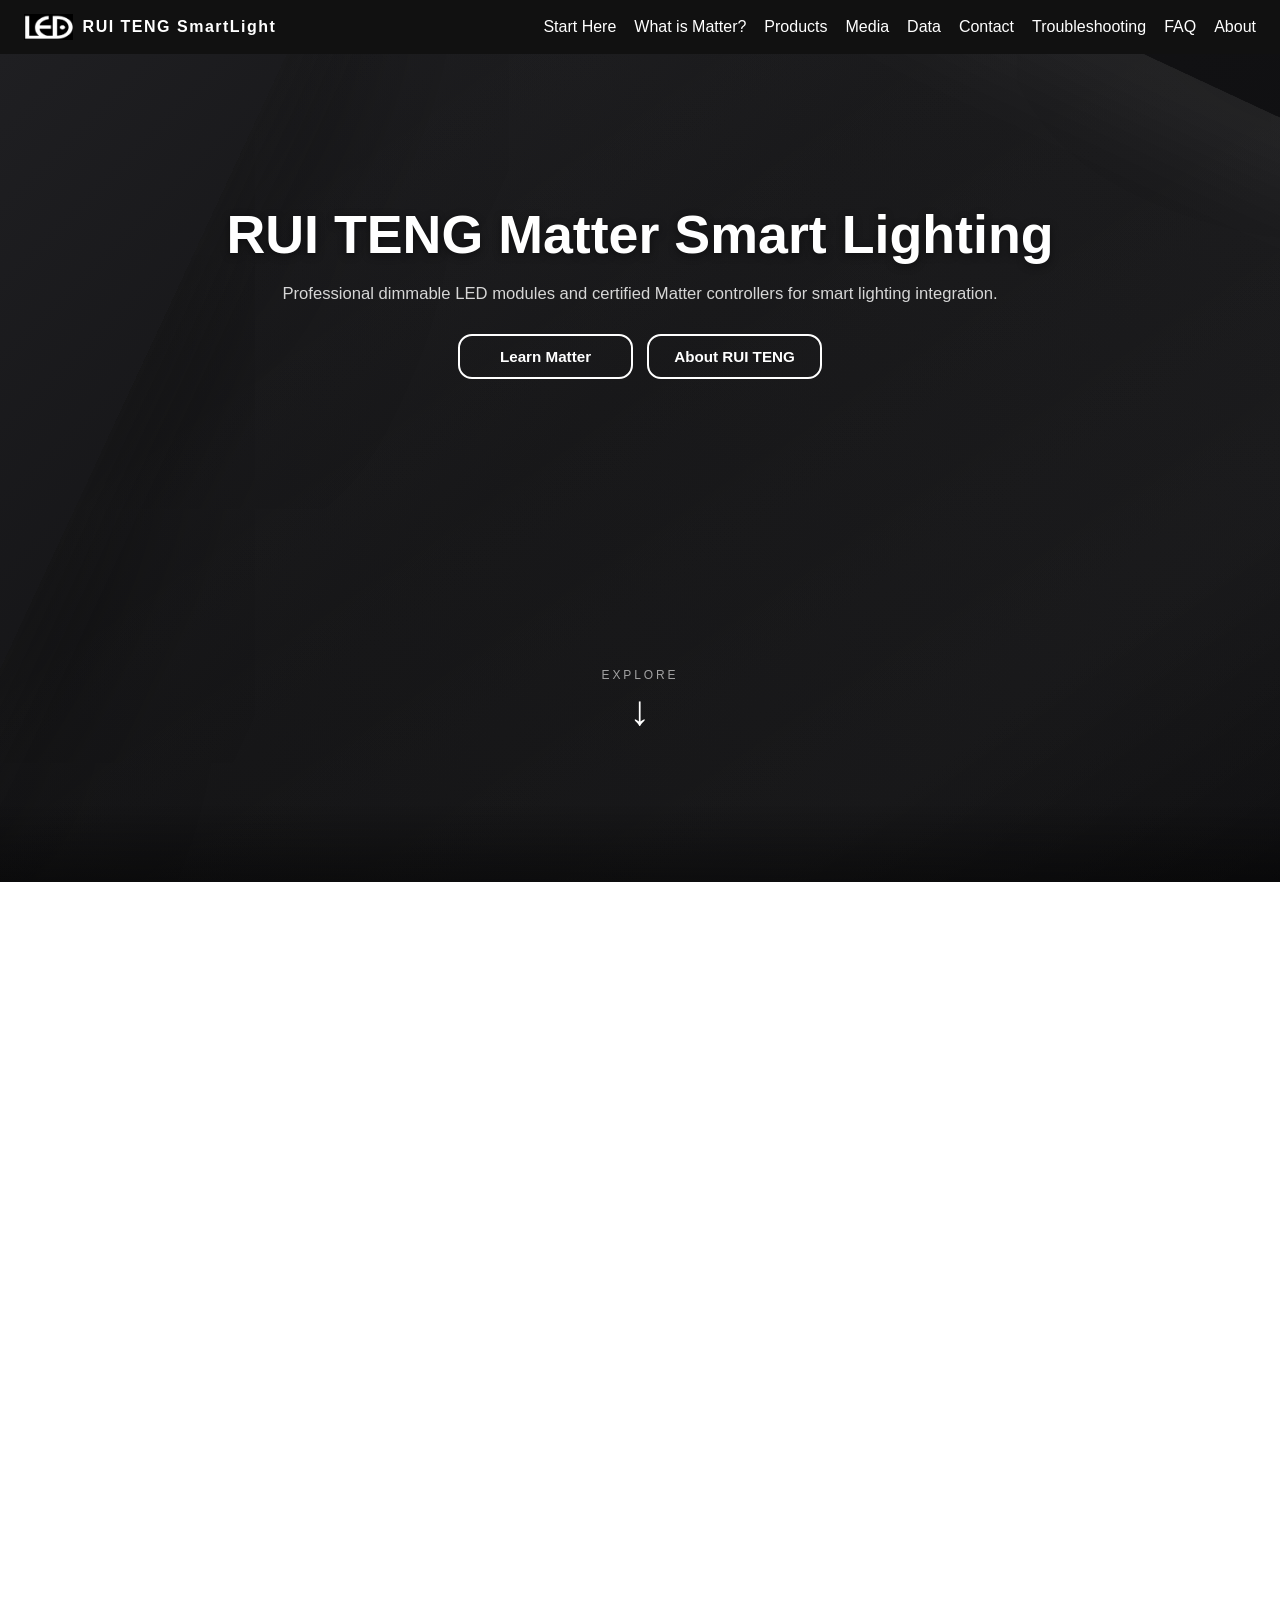
<file: index.html>
<!DOCTYPE html>
<html lang="en">
<head>
    <meta charset="UTF-8">

    <meta name="viewport" content="width=device-width, initial-scale=1.0">

    <meta name="description" content="RUI TENG SmartLight provides Matter smart lighting guides, LED modules, controllers, and setup support.">

    <meta name="keywords" content="RUI TENG, Matter lighting, smart lighting, LED module, LED controller, smart home">

    <meta name="author" content="Tzu-Ying Chang">

    <title>RUI TENG Smart Downlight Solutions</title>

    <link rel="stylesheet" href="css/styles.css">
</head>

<body>

<header>
    <div class="logo">
        <img src="images/logo.png" alt="RUI TENG logo">
        <span>RUI TENG SmartLight</span>
    </div>

    <nav>
        <ul>
            <li><a href="index.html">Start Here</a></li>
            <li><a href="matter.html">What is Matter?</a></li>
            <li><a href="gallery.html">Products</a></li>
            <li><a href="media.html">Media</a></li>
            <li><a href="data.html">Data</a></li>
            <li><a href="contact.html">Contact</a></li>
            <li><a href="troubleshooting.html">Troubleshooting</a></li>
            <li><a href="faq.html">FAQ</a></li>
            <li><a href="about.html">About</a></li>
        </ul>
    </nav>
</header>

<main>

    <section class="hero">
        <div class="hero-content">
            <h1>RUI TENG Matter Smart Lighting</h1>
            <p>
                Professional dimmable LED modules and certified Matter controllers
                for smart lighting integration.
            </p>

            <div class="hero-buttons">
                <a class="btn primary" href="matter.html">Learn Matter</a>
                <a class="btn secondary" href="about.html">About RUI TENG</a>
            </div>
        </div>

        <div class="hero-image">
            <img src="images/matter-controller.jpg" alt="Matter LED controller for smart lighting integration">
        </div>

        <div class="scroll-hint">
            <div class="scroll-text">Explore</div>
            <div class="scroll-arrow">↓</div>
        </div>
    </section>

    <section id="next-section" class="section">
        <div class="container">

            <div class="section-heading-with-logo">
                <div class="section-heading-text">
                    <h2 class="section-title">Why RUI TENG</h2>
                    <p class="section-desc">
                        Built for professional lighting projects and modern smart home ecosystems.
                    </p>
                </div>

                <figure class="section-logo-figure">
                    <img class="section-logo-svg" src="images/logo.svg" alt="RUI TENG SmartLight SVG logo">
                    <figcaption>RUI TENG LED logo in SVG format</figcaption>
                </figure>
            </div>

            <div class="card-grid">

                <article class="card">
                    <h3>Platform-Agnostic</h3>
                    <p>
                        Works across Apple Home, Google Home, Alexa and other Matter ecosystems.
                        No platform lock-in.
                    </p>
                    <a class="card-link" href="matter.html">Learn Matter →</a>
                </article>

                <article class="card">
                    <h3>Certified Matter Manufacturer</h3>
                    <p>
                        Taiwan’s first certified manufacturer for Matter Single CCT Dimmer and
                        Matter Tunable White Dimmer.
                    </p>
                    <a class="card-link" href="about.html#certified">See certifications →</a>
                </article>

                <article class="card">
                    <h3>Quality Proven</h3>
                    <p>
                        LM80 / TM-21 15,000-hour lifetime testing, SGS certified testing,
                        and invention patents in the U.S. and Taiwan.
                    </p>
                    <a class="card-link" href="about.html#quality">Quality assurance →</a>
                </article>

            </div>

        </div>
    </section>

    <section class="section section-alt">
        <div class="container">

            <h2 class="section-title">Product Solutions</h2>
            <p class="section-desc">
                Modular lighting systems designed for professional integration and scalable projects.
            </p>

            <div class="solution-grid">

                <article class="solution">
                    <h3>Professional Recessed Lighting</h3>
                    <p>
                        Modular downlights and ultra-thin recessed systems for residential
                        and commercial projects.
                    </p>
                </article>

                <article class="solution">
                    <h3>Track &amp; Magnetic Systems</h3>
                    <p>
                        Flexible track lighting, including 2-wire and 4-wire systems,
                        and magnetic rail systems for modern spaces.
                    </p>
                </article>

                <article class="solution">
                    <h3>Smart Controllers</h3>
                    <p>
                        Matter-enabled dimmers and controllers built for stable pairing
                        and cross-platform control.
                    </p>
                </article>

            </div>

        </div>
    </section>

    <section class="section">
        <div class="container">

            <h2 class="section-title">Start Here in 3 Steps</h2>
            <p class="section-desc">
                A simple setup flow — so you can pair your Matter light in minutes.
            </p>

            <div class="steps">

                <div class="step">
                    <div class="step-badge">1</div>
                    <div class="step-body">
                        <h3>Check requirements</h3>
                        <p>
                            Confirm Wi-Fi / Thread and whether a hub, also called a border router,
                            is needed.
                        </p>
                    </div>
                </div>

                <div class="step">
                    <div class="step-badge">2</div>
                    <div class="step-body">
                        <h3>Pair device</h3>
                        <p>
                            Scan the QR code and add the device in your smart home app.
                        </p>
                    </div>
                </div>

                <div class="step">
                    <div class="step-badge">3</div>
                    <div class="step-body">
                        <h3>Control &amp; automations</h3>
                        <p>
                            Control brightness, color temperature, scenes, and schedules.
                        </p>
                    </div>
                </div>

            </div>

        </div>
    </section>

</main>

<footer class="footer">
    <p>© 2026 RUI TENG OPTO TECHNOLOGY CO., LTD. Designed &amp; Built by Tzu-Ying Chang.</p>
</footer>

<script src="js/scripts.js"></script>

</body>
</html>
</file>
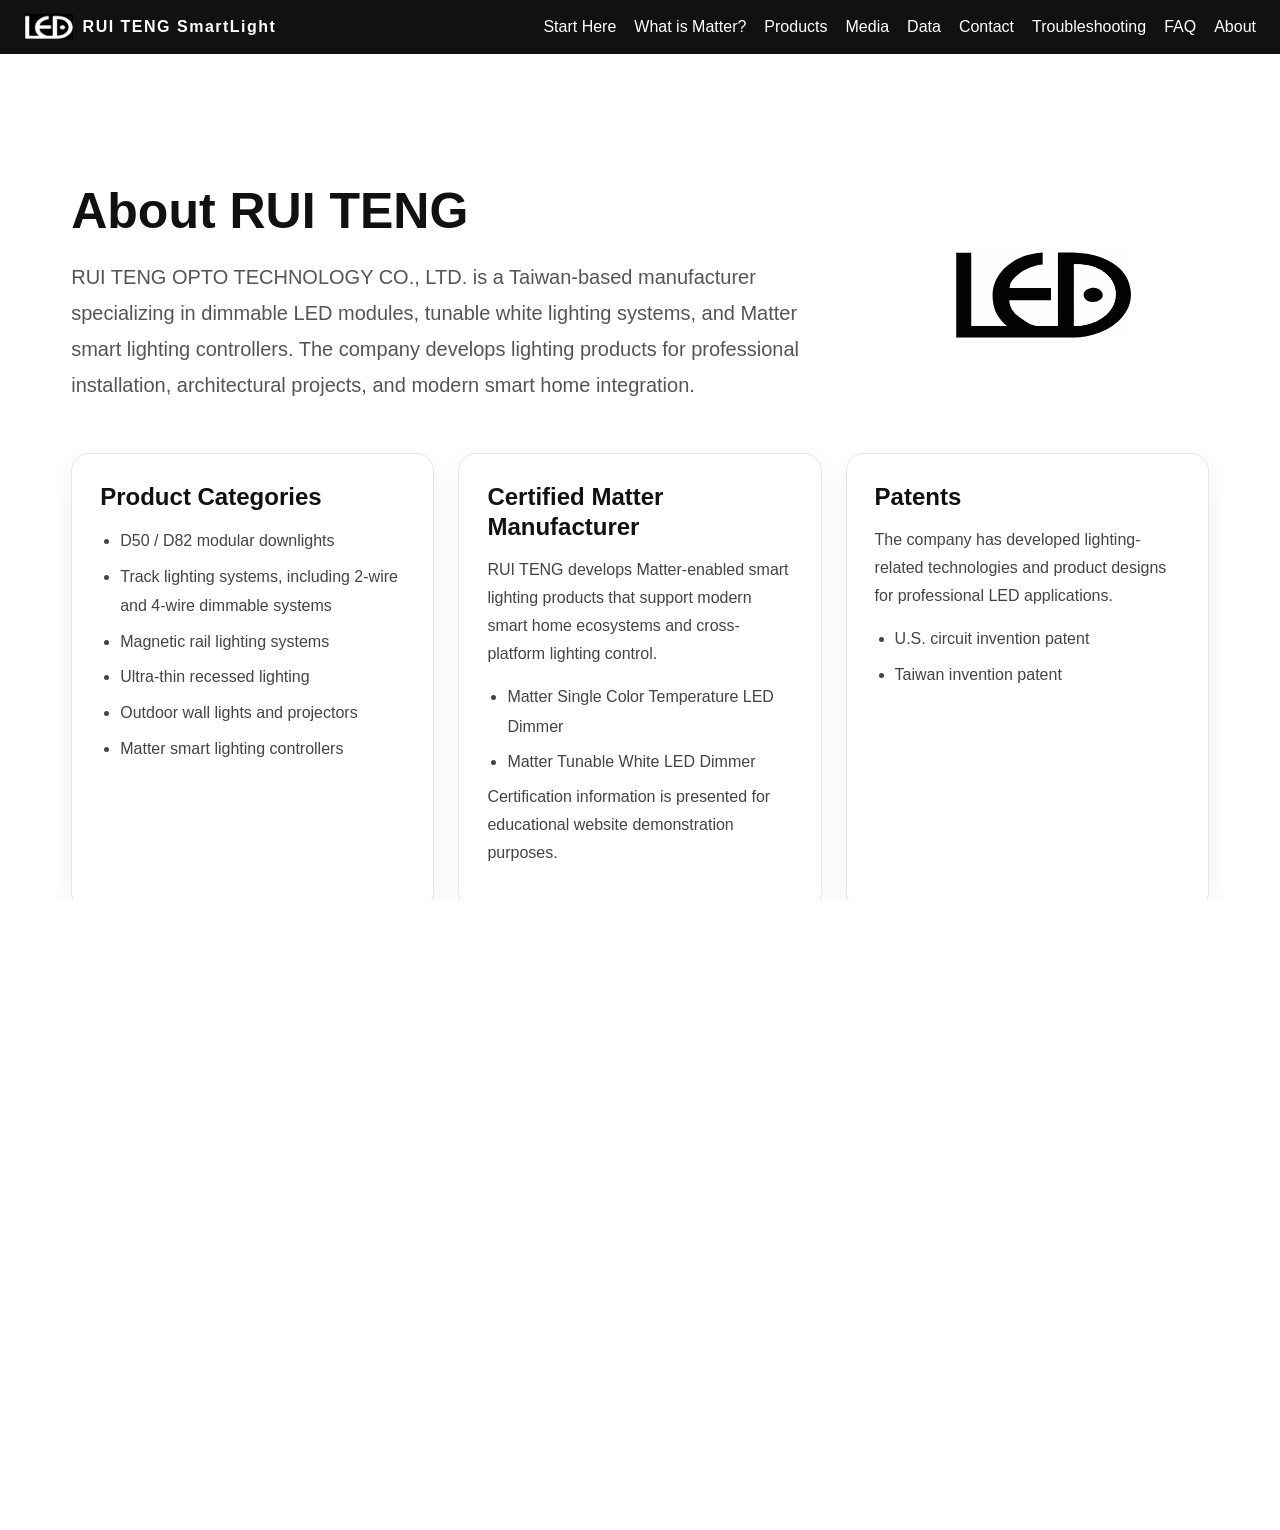
<file: about.html>
<!DOCTYPE html>
<html lang="en">
<head>
    <meta charset="UTF-8">

    <meta name="viewport" content="width=device-width, initial-scale=1.0">

    <meta name="description" content="Learn about RUI TENG SmartLight, a Taiwan-based LED lighting manufacturer specializing in dimmable modules and Matter controllers.">

    <meta name="keywords" content="RUI TENG, smart lighting, LED modules, Matter controller, tunable white, Taiwan lighting manufacturer">

    <meta name="author" content="Tzu-Ying Chang">

    <title>About RUI TENG - RUI TENG SmartLight</title>

    <link rel="stylesheet" href="css/styles.css">
</head>

<body>

<header>
    <div class="logo">
        <img src="images/logo.png" alt="RUI TENG SmartLight logo">
        <span>RUI TENG SmartLight</span>
    </div>

    <nav>
        <ul>
            <li><a href="index.html">Start Here</a></li>
            <li><a href="matter.html">What is Matter?</a></li>
            <li><a href="gallery.html">Products</a></li>
            <li><a href="media.html">Media</a></li>
            <li><a href="data.html">Data</a></li>
            <li><a href="contact.html">Contact</a></li>
            <li><a href="troubleshooting.html">Troubleshooting</a></li>
            <li><a href="faq.html">FAQ</a></li>
            <li><a href="about.html">About</a></li>
        </ul>
    </nav>
</header>

<main class="about-page">

    <section class="container">

        <section class="about-hero">
            <article>
                <h1>About RUI TENG</h1>

                <p class="lead">
                    RUI TENG OPTO TECHNOLOGY CO., LTD. is a Taiwan-based manufacturer specializing in
                    dimmable LED modules, tunable white lighting systems, and Matter smart lighting controllers.
                    The company develops lighting products for professional installation, architectural projects,
                    and modern smart home integration.
                </p>
            </article>

            <figure class="about-logo-figure">
                <img src="images/logo.svg" alt="RUI TENG SmartLight SVG company logo">
                <figcaption>
                    RUI TENG SmartLight company logo used for smart lighting product identity.
                </figcaption>
            </figure>
        </section>

        <section class="card-grid">

            <article class="card">
                <h2>Product Categories</h2>

                <ul>
                    <li>D50 / D82 modular downlights</li>
                    <li>Track lighting systems, including 2-wire and 4-wire dimmable systems</li>
                    <li>Magnetic rail lighting systems</li>
                    <li>Ultra-thin recessed lighting</li>
                    <li>Outdoor wall lights and projectors</li>
                    <li>Matter smart lighting controllers</li>
                </ul>
            </article>

            <article class="card" id="certified">
                <h2>Certified Matter Manufacturer</h2>

                <p>
                    RUI TENG develops Matter-enabled smart lighting products that support modern smart home
                    ecosystems and cross-platform lighting control.
                </p>

                <ul>
                    <li>Matter Single Color Temperature LED Dimmer</li>
                    <li>Matter Tunable White LED Dimmer</li>
                </ul>

                <p class="muted">
                    Certification information is presented for educational website demonstration purposes.
                </p>
            </article>

            <article class="card">
                <h2>Patents</h2>

                <p>
                    The company has developed lighting-related technologies and product designs for professional
                    LED applications.
                </p>

                <ul>
                    <li>U.S. circuit invention patent</li>
                    <li>Taiwan invention patent</li>
                </ul>
            </article>

            <article class="card" id="quality">
                <h2>Quality Assurance</h2>

                <p>
                    RUI TENG focuses on product reliability, lighting performance, and long-term use in different
                    installation environments.
                </p>

                <ul>
                    <li>LM80 / TM-21 lifetime testing</li>
                    <li>15,000-hour LED module lifetime testing</li>
                    <li>SGS certified product testing</li>
                </ul>
            </article>

            <article class="card">
                <h2>Company Location</h2>

                <p>
                    RUI TENG OPTO TECHNOLOGY CO., LTD. is located in Taoyuan City, Taiwan.
                </p>

                <p>
                    TEL: +886-3-4028556
                </p>
            </article>

            <aside class="card">
                <h2>Website Purpose</h2>

                <p>
                    This website is designed as a student web design project. It introduces RUI TENG SmartLight
                    through structured content, product information, responsive layout, image usage, and contact
                    interaction.
                </p>
            </aside>

        </section>

    </section>

</main>

<footer class="footer">
    <p>© 2026 RUI TENG OPTO TECHNOLOGY CO., LTD. Designed &amp; Built by Tzu-Ying Chang.</p>
</footer>

<script src="js/scripts.js"></script>

</body>
</html>
</file>
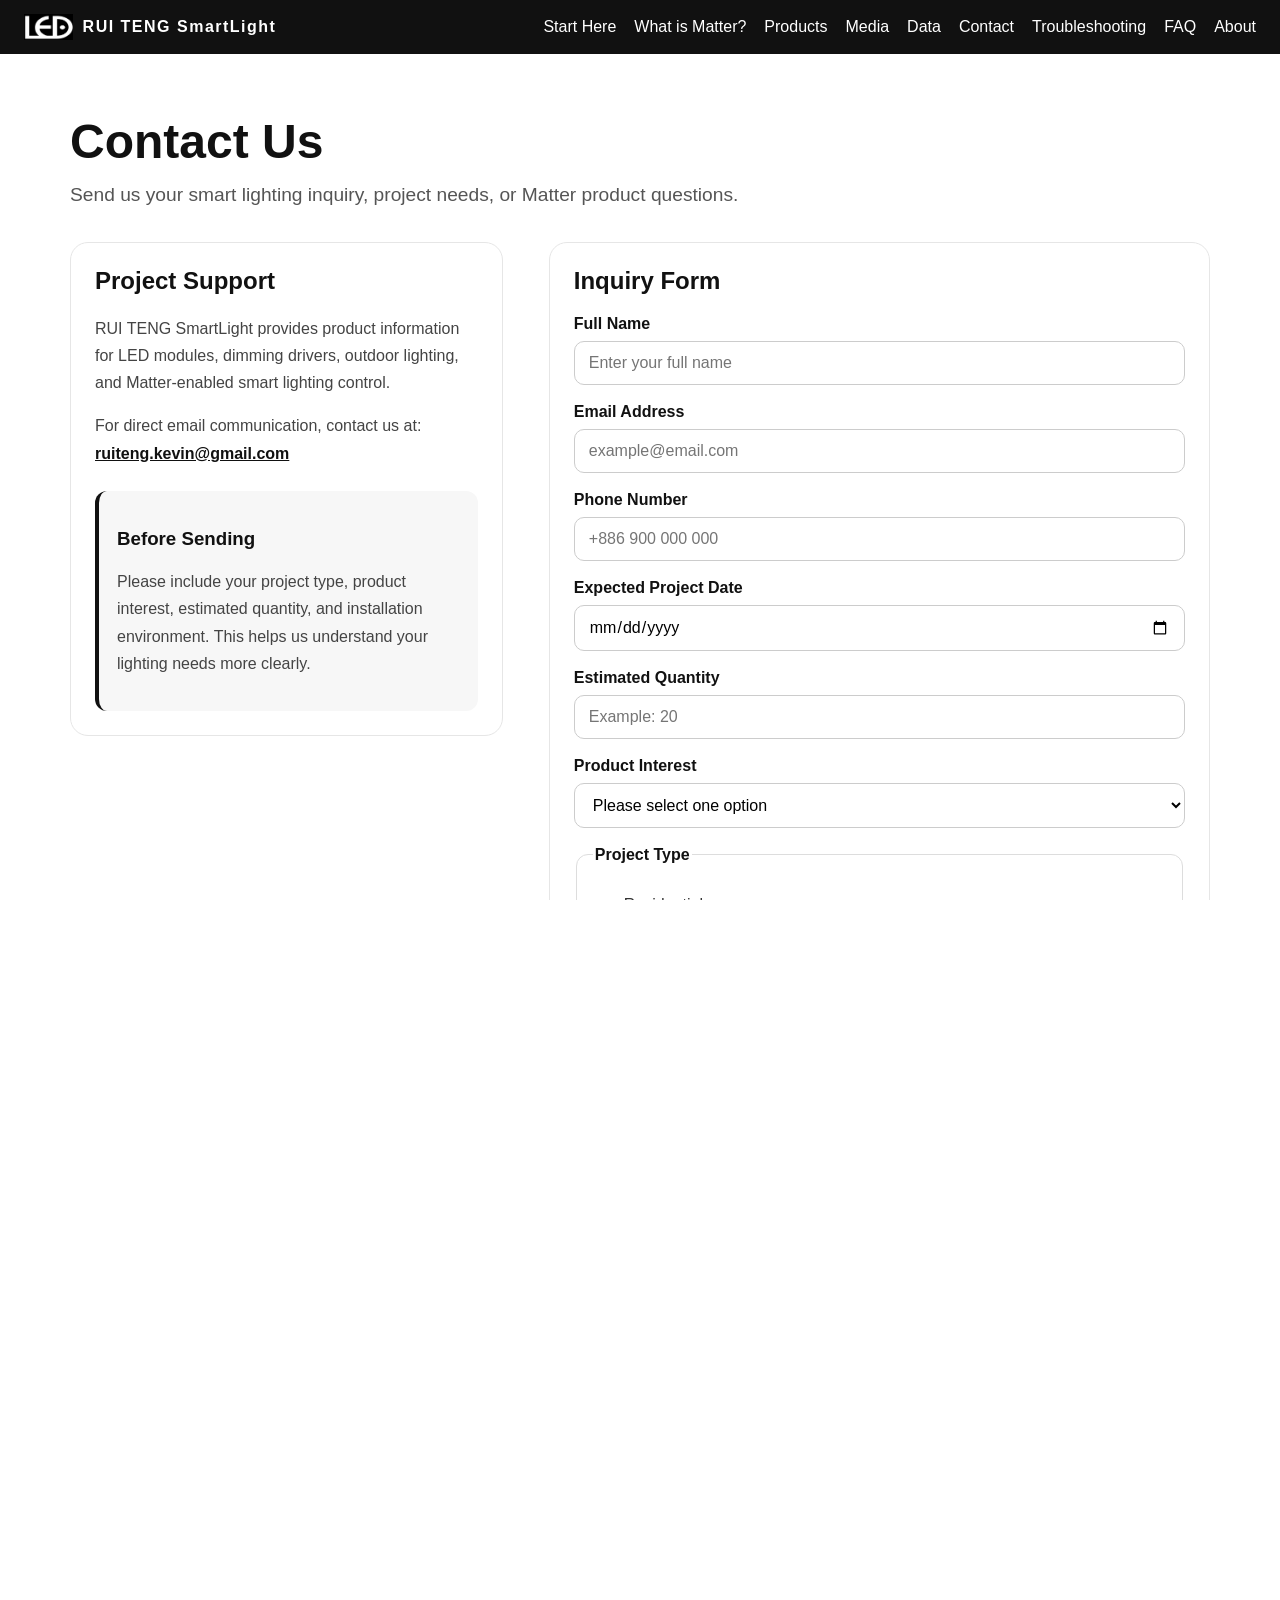
<file: contact.html>
<!DOCTYPE html>
<html lang="en">
<head>
    <meta charset="UTF-8">

    <meta name="viewport" content="width=device-width, initial-scale=1.0">

    <meta name="description" content="Contact RUI TENG SmartLight for smart lighting product inquiries, project support, and Matter lighting information.">

    <meta name="keywords" content="RUI TENG, contact, smart lighting inquiry, Matter lighting, LED project support">

    <meta name="author" content="Tzu-Ying Chang">

    <title>Contact - RUI TENG SmartLight</title>

    <link rel="stylesheet" href="css/styles.css">
</head>

<body>

<header>
    <div class="logo">
        <img src="images/logo.png" alt="RUI TENG SmartLight logo">
        <span>RUI TENG SmartLight</span>
    </div>

    <nav>
        <ul>
            <li><a href="index.html">Start Here</a></li>
            <li><a href="matter.html">What is Matter?</a></li>
            <li><a href="gallery.html">Products</a></li>
            <li><a href="media.html">Media</a></li>
            <li><a href="data.html">Data</a></li>
            <li><a href="contact.html">Contact</a></li>
            <li><a href="troubleshooting.html">Troubleshooting</a></li>
            <li><a href="faq.html">FAQ</a></li>
            <li><a href="about.html">About</a></li>
        </ul>
    </nav>
</header>

<main class="contact-page">
    <section class="container">

        <div class="page-head">
            <h1>Contact Us</h1>
            <p class="subtitle">
                Send us your smart lighting inquiry, project needs, or Matter product questions.
            </p>
        </div>

        <section class="contact-layout">

            <article class="contact-info">
                <h2>Project Support</h2>

                <p>
                    RUI TENG SmartLight provides product information for LED modules,
                    dimming drivers, outdoor lighting, and Matter-enabled smart lighting control.
                </p>

                <p>
                    For direct email communication, contact us at:
                    <a href="mailto:ruiteng.kevin@gmail.com">ruiteng.kevin@gmail.com</a>
                </p>

                <aside class="contact-note">
                    <h3>Before Sending</h3>
                    <p>
                        Please include your project type, product interest, estimated quantity,
                        and installation environment. This helps us understand your lighting needs
                        more clearly.
                    </p>
                </aside>
            </article>

            <section class="contact-form-section">
                <h2>Inquiry Form</h2>

                <form id="contactForm" class="contact-form" action="#" method="post">

                    <div class="form-group">
                        <label for="fullName">Full Name</label>
                        <input
                                type="text"
                                id="fullName"
                                name="fullName"
                                placeholder="Enter your full name"
                                required
                        >
                    </div>

                    <div class="form-group">
                        <label for="email">Email Address</label>
                        <input
                                type="email"
                                id="email"
                                name="email"
                                placeholder="example@email.com"
                                required
                        >
                    </div>

                    <div class="form-group">
                        <label for="phone">Phone Number</label>
                        <input
                                type="tel"
                                id="phone"
                                name="phone"
                                placeholder="+886 900 000 000"
                        >
                    </div>

                    <div class="form-group">
                        <label for="projectDate">Expected Project Date</label>
                        <input
                                type="date"
                                id="projectDate"
                                name="projectDate"
                        >
                    </div>

                    <div class="form-group">
                        <label for="quantity">Estimated Quantity</label>
                        <input
                                type="number"
                                id="quantity"
                                name="quantity"
                                min="1"
                                max="1000"
                                placeholder="Example: 20"
                        >
                    </div>

                    <div class="form-group">
                        <label for="productType">Product Interest</label>
                        <select id="productType" name="productType" required>
                            <option value="">Please select one option</option>
                            <option value="matter-controller">Matter LED Controller</option>
                            <option value="led-module">LED Module</option>
                            <option value="triac-driver">TRIAC AC Dimming Driver</option>
                            <option value="outdoor-lighting">Outdoor Lighting</option>
                            <option value="led-strip">IP67 LED Strip Light</option>
                        </select>
                    </div>

                    <fieldset class="form-group">
                        <legend>Project Type</legend>

                        <div class="choice-row">
                            <input
                                    type="radio"
                                    id="residential"
                                    name="projectType"
                                    value="residential"
                            >
                            <label for="residential">Residential</label>
                        </div>

                        <div class="choice-row">
                            <input
                                    type="radio"
                                    id="commercial"
                                    name="projectType"
                                    value="commercial"
                            >
                            <label for="commercial">Commercial</label>
                        </div>

                        <div class="choice-row">
                            <input
                                    type="radio"
                                    id="outdoorProject"
                                    name="projectType"
                                    value="outdoor"
                            >
                            <label for="outdoorProject">Outdoor / Landscape</label>
                        </div>
                    </fieldset>

                    <div class="form-group">
                        <label for="message">Project Message</label>
                        <textarea
                                id="message"
                                name="message"
                                rows="6"
                                placeholder="Tell us about your project needs..."
                                required
                        ></textarea>
                    </div>

                    <div class="choice-row form-agreement">
                        <input
                                type="checkbox"
                                id="agree"
                                name="agree"
                                required
                        >
                        <label for="agree">
                            I understand this is a student website project and the form is for demonstration purposes.
                        </label>
                    </div>

                    <button type="submit" id="submitInquiry" class="btn primary">
                        Submit Inquiry
                    </button>

                </form>
            </section>

        </section>

        <section class="social-section">
            <h2>Connect with Us</h2>

            <p>
                Follow related smart lighting and product updates through social platforms.
            </p>

            <div class="social-icons">
                <a
                        href="https://line.me/ti/p/3XE7wCfpUl"
                        target="_blank"
                        rel="noopener noreferrer"
                        aria-label="Open RUI TENG LINE contact in a new tab"
                >
                    <img src="images/line.svg" alt="LINE social media icon">
                    <span>LINE</span>
                </a>

                <a
                        href="https://www.youtube.com/channel/UC_UeNEoP41z47XPFVHf0JTA"
                        target="_blank"
                        rel="noopener noreferrer"
                        aria-label="Open RUI TENG YouTube channel in a new tab"
                >
                    <img src="images/yt.svg" alt="YouTube social media icon">
                    <span>YouTube</span>
                </a>
            </div>
        </section>

    </section>
</main>

<footer class="footer">
    <p>© 2026 RUI TENG OPTO TECHNOLOGY CO., LTD. Designed &amp; Built by Tzu-Ying Chang.</p>
</footer>

<script src="js/scripts.js"></script>

</body>
</html>
</file>
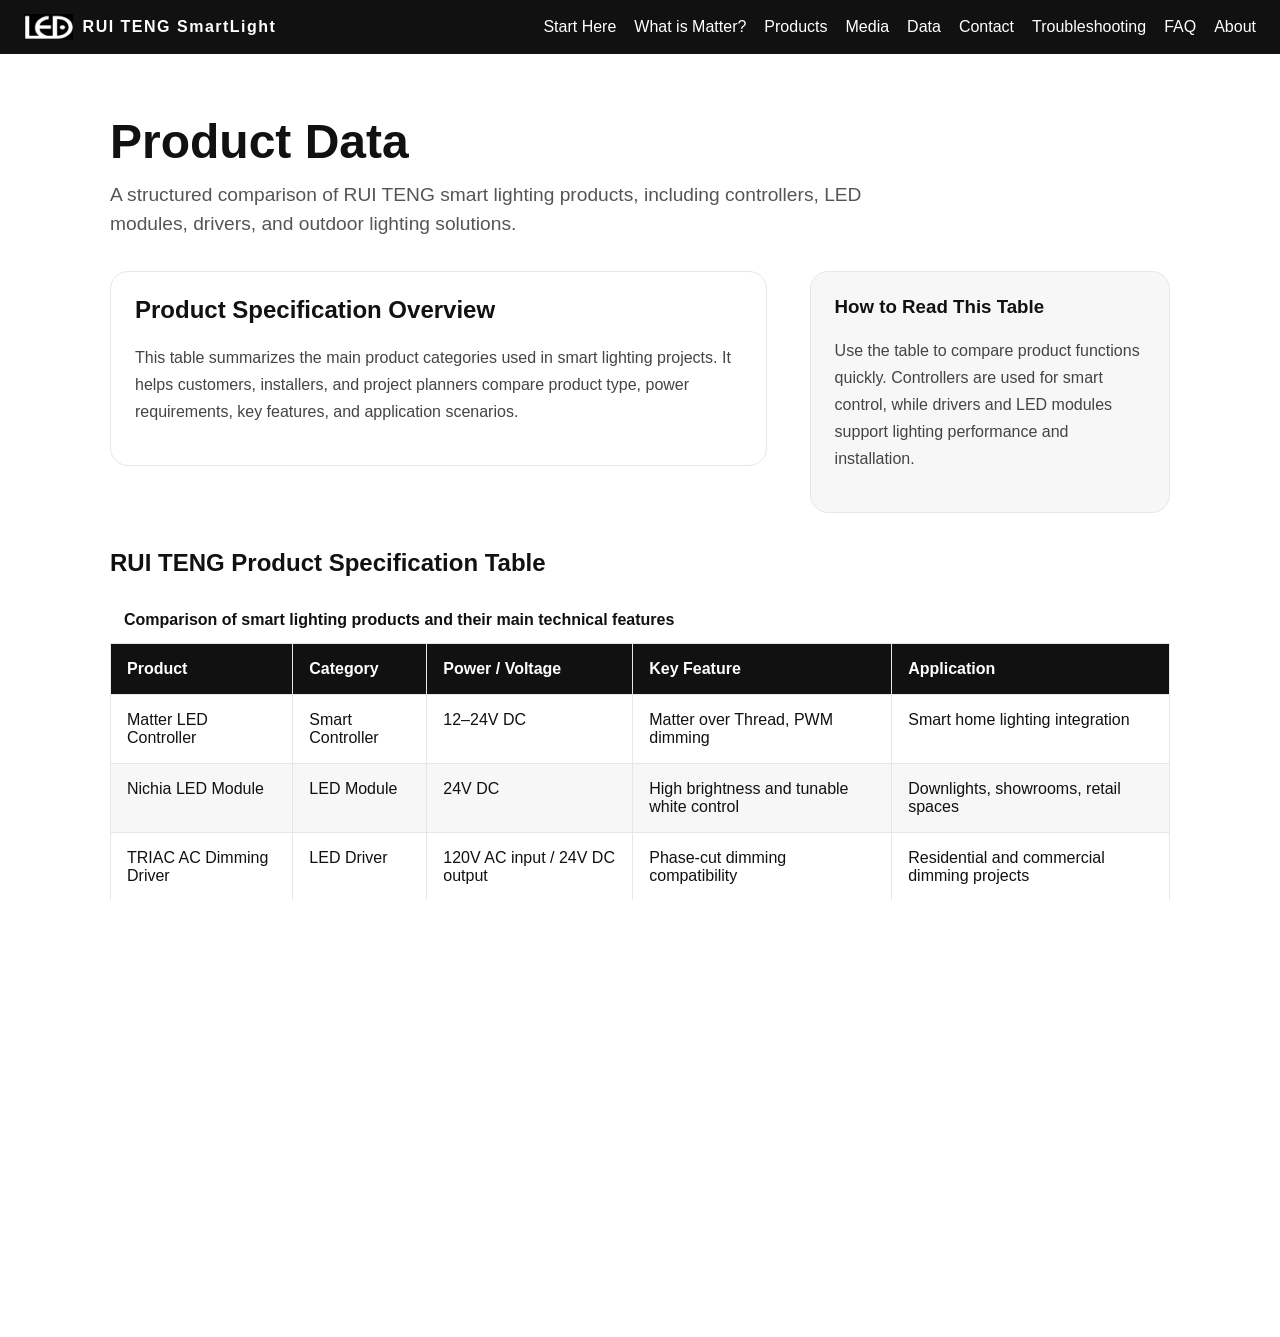
<file: data.html>
<!DOCTYPE html>
<html lang="en">
<head>
    <meta charset="UTF-8">

    <meta name="viewport" content="width=device-width, initial-scale=1.0">

    <meta name="description" content="Product data table for RUI TENG smart lighting modules, drivers, controllers, and outdoor LED solutions.">

    <meta name="keywords" content="RUI TENG, LED specifications, Matter controller, LED driver, smart lighting data">

    <meta name="author" content="Tzu-Ying Chang">

    <title>Product Data - RUI TENG SmartLight</title>

    <link rel="stylesheet" href="css/styles.css">
</head>

<body>

<header>
    <div class="logo">
        <img src="images/logo.png" alt="RUI TENG Logo">
        <span>RUI TENG SmartLight</span>
    </div>

    <nav>
        <ul>
            <li><a href="index.html">Start Here</a></li>
            <li><a href="matter.html">What is Matter?</a></li>
            <li><a href="gallery.html">Products</a></li>
            <li><a href="media.html">Media</a></li>
            <li><a href="data.html">Data</a></li>
            <li><a href="contact.html">Contact</a></li>
            <li><a href="troubleshooting.html">Troubleshooting</a></li>
            <li><a href="faq.html">FAQ</a></li>
            <li><a href="about.html">About</a></li>
        </ul>
    </nav>
</header>

<main class="data-page">
    <section class="container">

        <div class="page-head">
            <h1>Product Data</h1>
            <p class="subtitle">
                A structured comparison of RUI TENG smart lighting products, including controllers,
                LED modules, drivers, and outdoor lighting solutions.
            </p>
        </div>

        <section class="data-intro">
            <article class="data-article">
                <h2>Product Specification Overview</h2>
                <p>
                    This table summarizes the main product categories used in smart lighting projects.
                    It helps customers, installers, and project planners compare product type, power requirements,
                    key features, and application scenarios.
                </p>
            </article>

            <aside class="data-aside">
                <h3>How to Read This Table</h3>
                <p>
                    Use the table to compare product functions quickly. Controllers are used for smart control,
                    while drivers and LED modules support lighting performance and installation.
                </p>
            </aside>
        </section>

        <section class="table-section">
            <h2>RUI TENG Product Specification Table</h2>

            <div class="table-wrapper">
                <table class="spec-table">
                    <caption>
                        Comparison of smart lighting products and their main technical features
                    </caption>

                    <thead>
                    <tr>
                        <th scope="col">Product</th>
                        <th scope="col">Category</th>
                        <th scope="col">Power / Voltage</th>
                        <th scope="col">Key Feature</th>
                        <th scope="col">Application</th>
                    </tr>
                    </thead>

                    <tbody>
                    <tr>
                        <td data-label="Product">Matter LED Controller</td>
                        <td data-label="Category">Smart Controller</td>
                        <td data-label="Power / Voltage">12–24V DC</td>
                        <td data-label="Key Feature">Matter over Thread, PWM dimming</td>
                        <td data-label="Application">Smart home lighting integration</td>
                    </tr>

                    <tr>
                        <td data-label="Product">Nichia LED Module</td>
                        <td data-label="Category">LED Module</td>
                        <td data-label="Power / Voltage">24V DC</td>
                        <td data-label="Key Feature">High brightness and tunable white control</td>
                        <td data-label="Application">Downlights, showrooms, retail spaces</td>
                    </tr>

                    <tr>
                        <td data-label="Product">TRIAC AC Dimming Driver</td>
                        <td data-label="Category">LED Driver</td>
                        <td data-label="Power / Voltage">120V AC input / 24V DC output</td>
                        <td data-label="Key Feature">Phase-cut dimming compatibility</td>
                        <td data-label="Application">Residential and commercial dimming projects</td>
                    </tr>

                    <tr>
                        <td data-label="Product">Outdoor Wall Light</td>
                        <td data-label="Category">Outdoor Fixture</td>
                        <td data-label="Power / Voltage">Project-dependent DC system</td>
                        <td data-label="Key Feature">Compact and water-resistant design</td>
                        <td data-label="Application">Facade, wall, and landscape lighting</td>
                    </tr>

                    <tr>
                        <td data-label="Product">IP67 LED Strip Light</td>
                        <td data-label="Category">LED Strip</td>
                        <td data-label="Power / Voltage">24V DC</td>
                        <td data-label="Key Feature">IP67 protection and flexible installation</td>
                        <td data-label="Application">Gardens, pools, architectural accents</td>
                    </tr>
                    </tbody>

                    <tfoot>
                    <tr>
                        <td colspan="5">
                            Note: The specifications are summarized for educational website demonstration purposes.
                            Final product details may vary by model and project requirement.
                        </td>
                    </tr>
                    </tfoot>
                </table>
            </div>
        </section>

    </section>
</main>

<footer class="footer">
    <p>© 2026 RUI TENG OPTO TECHNOLOGY CO., LTD. Designed &amp; Built by Tzu-Ying Chang.</p>
</footer>

<script src="js/scripts.js"></script>

</body>
</html>
</file>
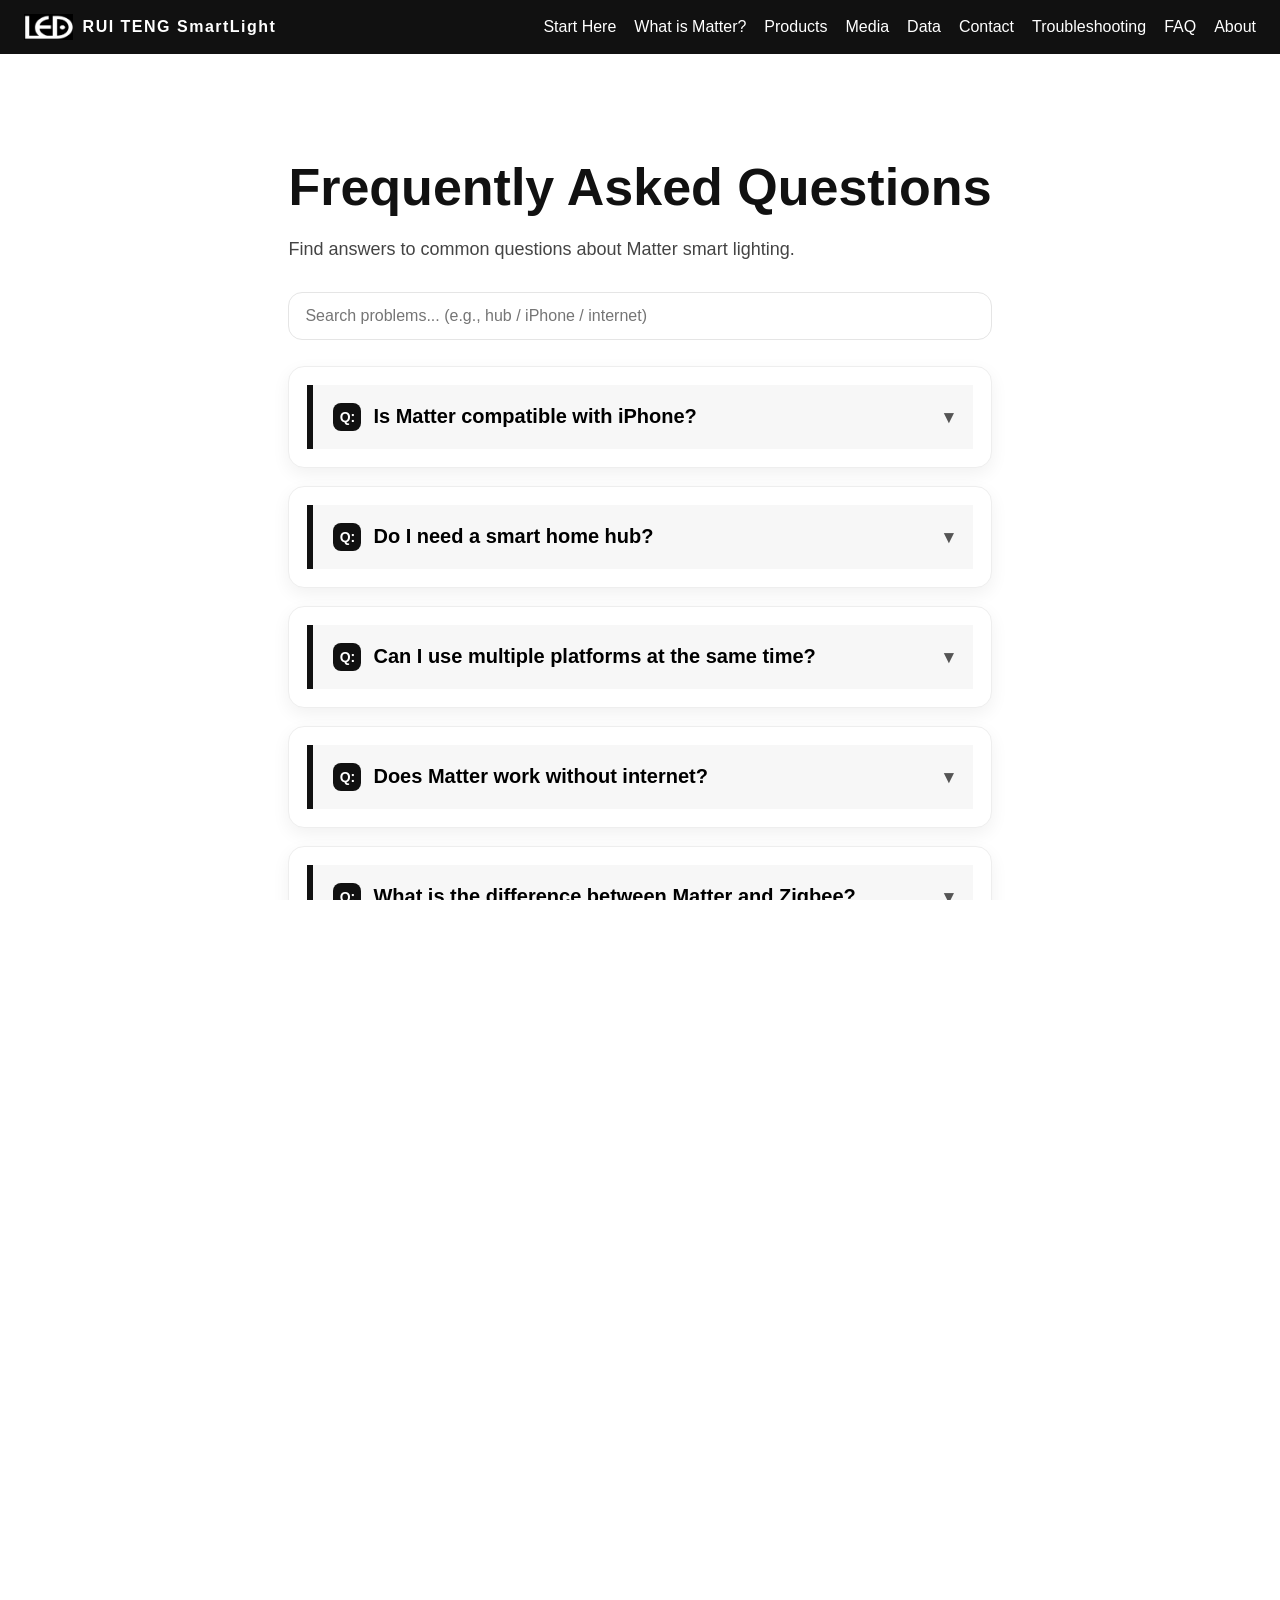
<file: faq.html>
<!DOCTYPE html>
<html lang="en">
<head>
    <meta charset="UTF-8">
    <title>FAQ - Matter Lighting Guide</title>
    <link rel="stylesheet" href="css/styles.css">
</head>

<body>

<!-- ===== Header ===== -->
<header>
    <div class="logo">
        <img src="images/logo.png" alt="RUI TENG Logo">
        <span>RUI TENG SmartLight</span>
    </div>
    <nav>
        <ul>
            <li><a href="index.html">Start Here</a></li>
            <li><a href="matter.html">What is Matter?</a></li>
            <li><a href="gallery.html">Products</a></li>
            <li><a href="media.html">Media</a></li>
            <li><a href="data.html">Data</a></li>
            <li><a href="contact.html">Contact</a></li>
            <li><a href="troubleshooting.html">Troubleshooting</a></li>
            <li><a href="faq.html">FAQ</a></li>
            <li><a href="about.html">About</a></li>
        </ul>
    </nav>
</header>


<!-- ===== FAQ Section ===== -->
<section class="faq-section">

    <h1>Frequently Asked Questions</h1>
    <p class="faq-intro">
        Find answers to common questions about Matter smart lighting.
    </p>

    <div class="faq-search">
        <input
                type="text"
                id="faqSearch"
                placeholder="Search problems... (e.g., hub / iPhone / internet)"
        />
    </div>


    <!-- FAQ Item 1 -->
    <div class="faq-item">
        <button class="faq-question" type="button">
           <span class="faq-q-left">
              <span class="tag tag-q">Q:</span>
              <span class="faq-q-text">Is Matter compatible with iPhone?</span>
            </span>
            <span class="faq-icon">▾</span>
        </button>

        <div class="faq-answer" hidden>
            <p>
                Yes. Matter works with Apple Home on iOS 16 and later.
                Make sure your device is updated to the latest version.
            </p>
        </div>
    </div>

    <!-- FAQ Item 2 -->
    <div class="faq-item">
        <button class="faq-question" type="button">
           <span class="faq-q-left">
              <span class="tag tag-q">Q:</span>
              <span class="faq-q-text">Do I need a smart home hub?</span>
            </span>
            <span class="faq-icon">▾</span>
        </button>

        <div class="faq-answer" hidden>
            <p>
                Some setups may require a compatible hub such as
                Apple HomePod, Google Nest Hub, or Amazon Echo.
            </p>
        </div>
    </div>

    <!-- FAQ Item 3 -->
    <div class="faq-item">
        <button class="faq-question" type="button">
           <span class="faq-q-left">
              <span class="tag tag-q">Q:</span>
              <span class="faq-q-text">Can I use multiple platforms at the same time?</span>
            </span>
            <span class="faq-icon">▾</span>
        </button>
        <div class="faq-answer" hidden>
            <p>
                Yes. Matter supports multi-admin,
                meaning multiple ecosystems can control the same device.
            </p>
        </div>
    </div>

    <!-- FAQ Item 4 -->
    <div class="faq-item">
        <button class="faq-question" type="button">
           <span class="faq-q-left">
              <span class="tag tag-q">Q:</span>
              <span class="faq-q-text">Does Matter work without internet?</span>
            </span>
            <span class="faq-icon">▾</span>
        </button>
        <div class="faq-answer" hidden>
            <p>
                Yes. Matter supports local network control,
                so devices can work even if your internet is down.
            </p>
        </div>
    </div>


    <!-- FAQ Item 5 -->
    <div class="faq-item">
        <button class="faq-question" type="button">
    <span class="faq-q-left">
      <span class="tag tag-q">Q:</span>
      <span class="faq-q-text">What is the difference between Matter and Zigbee?</span>
    </span>
            <span class="faq-icon">▾</span>
        </button>
        <div class="faq-answer" hidden>
            <p>
                Matter is a smart home standard designed for cross-platform compatibility,
                while Zigbee is a wireless protocol used by some devices. Matter focuses on
                easier interoperability across ecosystems.
            </p>
        </div>
    </div>

    <!-- FAQ Item 6 -->
    <div class="faq-item">
        <button class="faq-question" type="button">
    <span class="faq-q-left">
      <span class="tag tag-q">Q:</span>
      <span class="faq-q-text">Why does pairing fail even though my WiFi works?</span>
    </span>
            <span class="faq-icon">▾</span>
        </button>
        <div class="faq-answer" hidden>
            <p>
                Pairing often depends on local network settings, not just internet access.
                Check whether your phone and device are on the same network and whether your router blocks local discovery.
            </p>
        </div>
    </div>

    <!-- FAQ Item 7 -->
    <div class="faq-item">
        <button class="faq-question" type="button">
    <span class="faq-q-left">
      <span class="tag tag-q">Q:</span>
      <span class="faq-q-text">Do I need Thread to use Matter lighting?</span>
    </span>
            <span class="faq-icon">▾</span>
        </button>
        <div class="faq-answer" hidden>
            <p>
                Not always. Matter can run over Wi-Fi or Thread depending on the device.
                If your device is Thread-based, you will need a Thread border router (e.g., HomePod mini, Nest Hub, Echo).
            </p>
        </div>
    </div>

    <!-- FAQ Item 8 -->
    <div class="faq-item">
        <button class="faq-question" type="button">
    <span class="faq-q-left">
      <span class="tag tag-q">Q:</span>
      <span class="faq-q-text">Can I reset the device and re-add it to another ecosystem?</span>
    </span>
            <span class="faq-icon">▾</span>
        </button>
        <div class="faq-answer" hidden>
            <p>
                Yes. You can factory reset the device and pair it again.
                If you use multi-admin, you can also add it to multiple ecosystems without resetting.
            </p>
        </div>
    </div>


    <!-- FAQ Item 9 -->
    <div class="faq-item">
        <button class="faq-question" type="button">
        <span class="faq-q-left">
            <span class="tag tag-q">Q:</span>
            <span class="faq-q-text">How do I factory reset my Matter lighting device?</span>
        </span>
            <span class="faq-icon">▾</span>
        </button>
        <div class="faq-answer" hidden>
            <p>
                The reset method depends on the device model. Typically, holding the reset button
                for 5–10 seconds will restore factory settings. Please refer to the product manual
                for detailed instructions.
            </p>
        </div>
    </div>


    <!-- FAQ Item 10 -->
    <div class="faq-item">
        <button class="faq-question" type="button">
        <span class="faq-q-left">
            <span class="tag tag-q">Q:</span>
            <span class="faq-q-text">What should I do if my device appears offline?</span>
        </span>
            <span class="faq-icon">▾</span>
        </button>
        <div class="faq-answer" hidden>
            <p>
                First, check your router and ensure your device is powered on.
                Restart your router and reconnect the device through your smart home app if needed.
            </p>
        </div>
    </div>


    <!-- FAQ Item 11 -->
    <div class="faq-item">
        <button class="faq-question" type="button">
        <span class="faq-q-left">
            <span class="tag tag-q">Q:</span>
            <span class="faq-q-text">Can I control Matter devices remotely?</span>
        </span>
            <span class="faq-icon">▾</span>
        </button>
        <div class="faq-answer" hidden>
            <p>
                Yes. Remote control depends on your ecosystem setup.
                Make sure your hub or border router supports remote access features.
            </p>
        </div>
    </div>


    <!-- FAQ Item 12 -->
    <div class="faq-item">
        <button class="faq-question" type="button">
            <span class="tag tag-q">Q:</span>
            <span class="faq-q-text">Does Matter support voice assistants?</span>
            <span class="faq-icon">▾</span>
        </button>
        <div class="faq-answer" hidden>
            <p>
                Yes. Matter works with major voice assistants such as Siri, Google Assistant,
                and Alexa, depending on your connected ecosystem.
            </p>
        </div>
    </div>

    <!-- FAQ Item 13 -->
    <div class="faq-item">
        <button class="faq-question" type="button">
        <span class="faq-q-left">
            <span class="tag tag-q">Q:</span>
            <span class="faq-q-text">Is Matter secure?</span>
        </span>
            <span class="faq-icon">▾</span>
        </button>
        <div class="faq-answer" hidden>
            <p>
                Yes. Matter uses end-to-end encryption and secure device authentication
                to ensure safe communication within your local network.
            </p>
        </div>
    </div>


    <!-- FAQ Item 14 -->
    <div class="faq-item">
        <button class="faq-question" type="button">
        <span class="faq-q-left">
            <span class="tag tag-q">Q:</span>
            <span class="faq-q-text">Can I update firmware through Matter?</span>
        </span>
            <span class="faq-icon">▾</span>
        </button>
        <div class="faq-answer" hidden>
            <p>
                Firmware updates are typically managed through the manufacturer’s app
                or your smart home ecosystem application.
            </p>
        </div>
    </div>


    <!-- FAQ Item 15 -->
    <div class="faq-item">
        <button class="faq-question" type="button">
        <span class="faq-q-left">
            <span class="tag tag-q">Q:</span>
            <span class="faq-q-text">How many devices can I connect to one hub?</span>
        </span>
            <span class="faq-icon">▾</span>
        </button>
        <div class="faq-answer" hidden>
            <p>
                The number depends on your hub and network capacity.
                Most modern hubs can handle dozens of devices without performance issues.
            </p>
        </div>
    </div>


    <!-- FAQ Item 16 -->
    <div class="faq-item">
        <button class="faq-question" type="button">
        <span class="faq-q-left">
            <span class="tag tag-q">Q:</span>
            <span class="faq-q-text">Can I schedule automatic lighting scenes?</span>
        </span>
            <span class="faq-icon">▾</span>
        </button>
        <div class="faq-answer" hidden>
            <p>
                Yes. You can create schedules and automation routines
                within your connected smart home application.
            </p>
        </div>
    </div>


    <!-- FAQ Item 17 -->
    <div class="faq-item">
        <button class="faq-question" type="button">
        <span class="faq-q-left">
            <span class="tag tag-q">Q:</span>
            <span class="faq-q-text">What WiFi frequency does Matter support?</span>
        </span>
            <span class="faq-icon">▾</span>
        </button>
        <div class="faq-answer" hidden>
            <p>
                Most Matter Wi-Fi devices operate on 2.4 GHz networks.
                Make sure your router supports this frequency.
            </p>
        </div>
    </div>


    <!-- FAQ Item 18 -->
    <div class="faq-item">
        <button class="faq-question" type="button">
        <span class="faq-q-left">
            <span class="tag tag-q">Q:</span>
            <span class="faq-q-text">Can I share device access with family members?</span>
        </span>
            <span class="faq-icon">▾</span>
        </button>
        <div class="faq-answer" hidden>
            <p>
                Yes. Most ecosystems allow you to invite family members
                to share device control and automation permissions.
            </p>
        </div>
    </div>


    <!-- FAQ Item 19 -->
    <div class="faq-item">
        <button class="faq-question" type="button">
        <span class="faq-q-left">
            <span class="tag tag-q">Q:</span>
            <span class="faq-q-text">Does Matter require cloud services?</span>
        </span>
            <span class="faq-icon">▾</span>
        </button>
        <div class="faq-answer" hidden>
            <p>
                Matter is designed to work locally within your network.
                However, remote access and additional features may rely on cloud services.
            </p>
        </div>
    </div>


    <!-- FAQ Item 20 -->
    <div class="faq-item">
        <button class="faq-question" type="button">
        <span class="faq-q-left">
            <span class="tag tag-q">Q:</span>
            <span class="faq-q-text">Where can I get technical support?</span>
        </span>
            <span class="faq-icon">▾</span>
        </button>
        <div class="faq-answer" hidden>
            <p>
                You can contact our support team through the official website
                or consult the troubleshooting section for common setup solutions.
            </p>
        </div>
    </div>



</section>


<!-- ===== Footer ===== -->
<footer class="footer">
    <p>© 2026 RUI TENG OPTO TECHNOLOGY CO., LTD. Designed & Built by Tzu-Ying Chang.</p>
</footer>


<script src="js/scripts.js"></script>

</body>
</html>
</file>
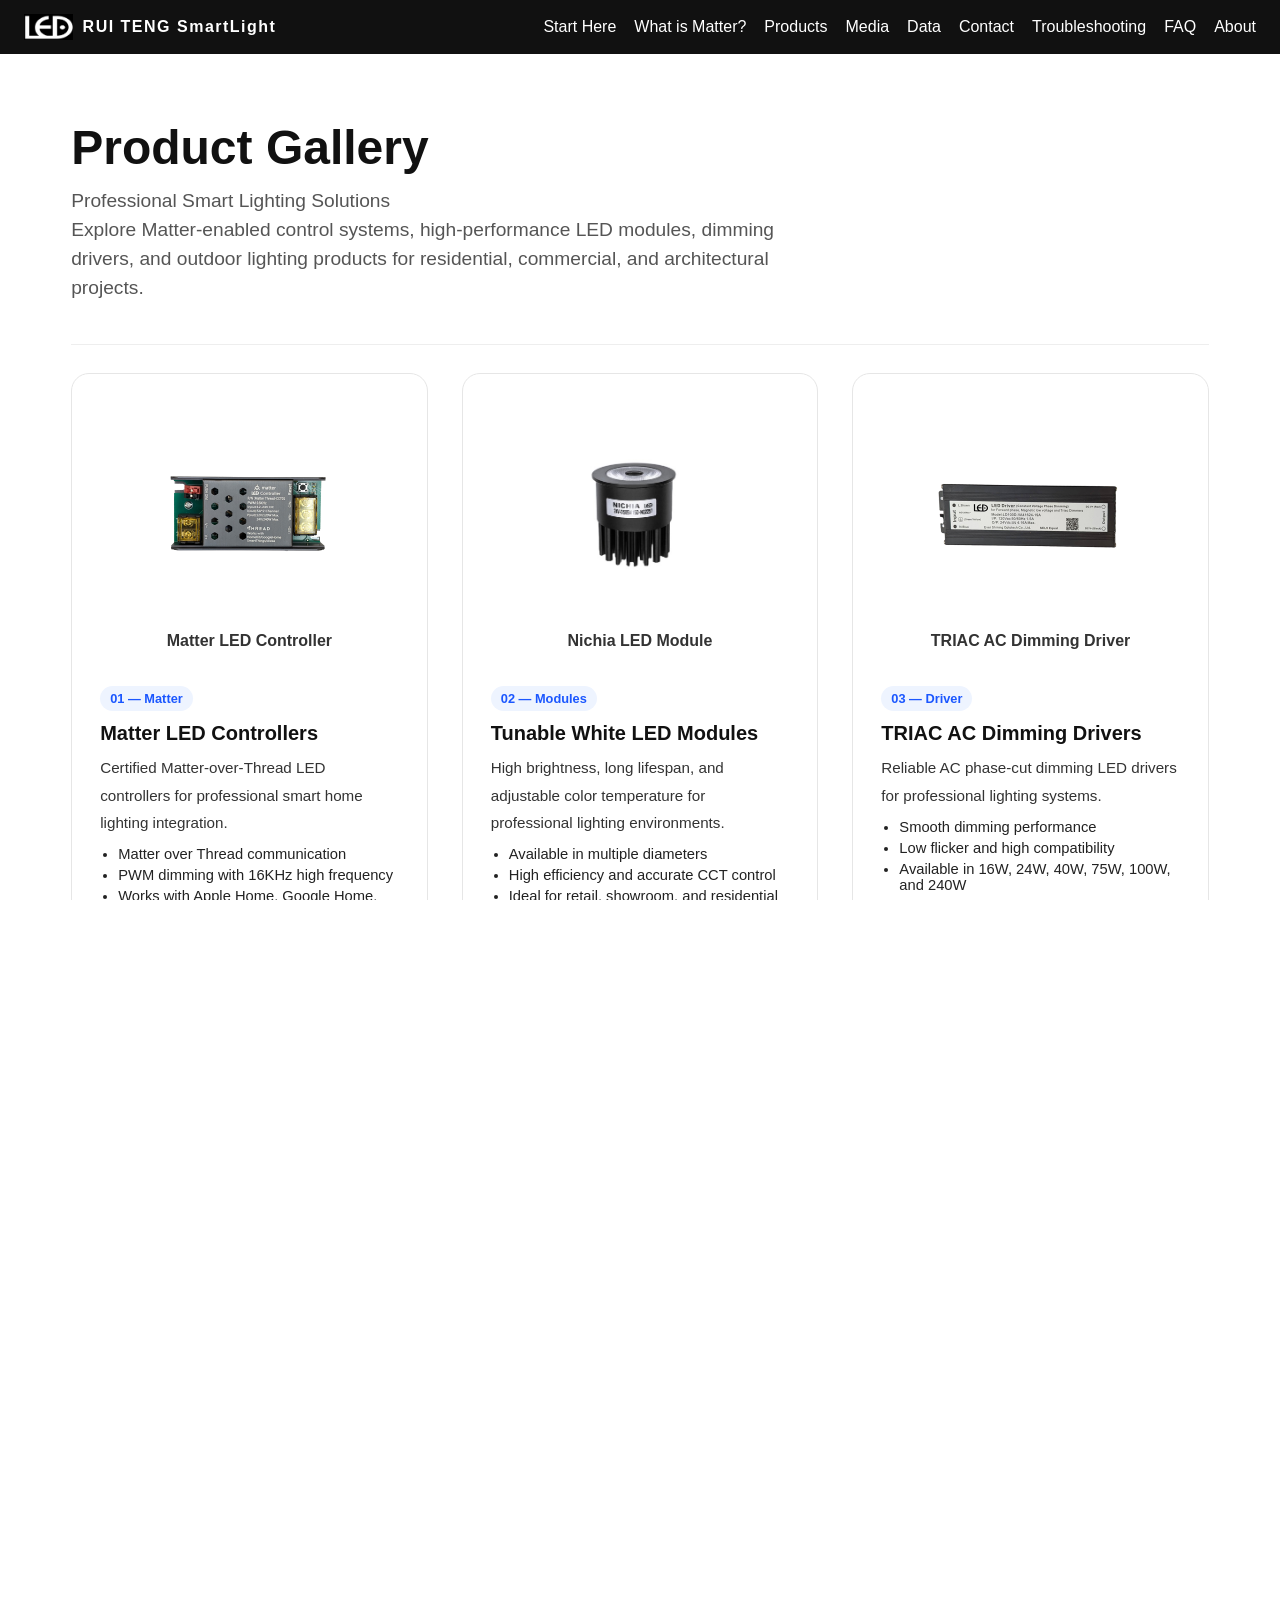
<file: gallery.html>
<!DOCTYPE html>
<html lang="en">
<head>
    <meta charset="UTF-8">

    <meta name="viewport" content="width=device-width, initial-scale=1.0">

    <meta name="description" content="Product gallery of RUI TENG smart lighting modules, controllers, drivers, and outdoor LED solutions.">

    <meta name="keywords" content="LED lighting, Matter controller, smart lighting, LED module, LED driver, RUI TENG">

    <meta name="author" content="Tzu-Ying Chang">

    <title>Product Gallery - RUI TENG SmartLight</title>

    <link rel="stylesheet" href="css/styles.css">
</head>

<body>

<header>
    <div class="logo">
        <img src="images/logo.png" alt="RUI TENG SmartLight logo">
        <span>RUI TENG SmartLight</span>
    </div>

    <nav>
        <ul>
            <li><a href="index.html">Start Here</a></li>
            <li><a href="matter.html">What is Matter?</a></li>
            <li><a href="gallery.html">Products</a></li>
            <li><a href="media.html">Media</a></li>
            <li><a href="data.html">Data</a></li>
            <li><a href="contact.html">Contact</a></li>
            <li><a href="troubleshooting.html">Troubleshooting</a></li>
            <li><a href="faq.html">FAQ</a></li>
            <li><a href="about.html">About</a></li>
        </ul>
    </nav>
</header>

<main class="gallery-page">
    <section class="container">

        <div class="page-head">
            <h1>Product Gallery</h1>

            <p class="subtitle">
                Professional Smart Lighting Solutions
            </p>

            <p class="subtitle">
                Explore Matter-enabled control systems, high-performance LED modules,
                dimming drivers, and outdoor lighting products for residential,
                commercial, and architectural projects.
            </p>
        </div>

        <hr class="sep">

        <section class="gallery-float" aria-label="RUI TENG product image gallery">

            <article class="gallery-card">
                <figure class="gallery-media">
                    <img
                            src="images/matter-controller.jpg"
                            alt="Matter LED controller for professional smart lighting integration"
                            loading="lazy"
                    >
                    <figcaption>Matter LED Controller</figcaption>
                </figure>

                <div class="gallery-info">
                    <span class="gallery-tag">01 — Matter</span>

                    <h2>Matter LED Controllers</h2>

                    <p class="lead">
                        Certified Matter-over-Thread LED controllers for professional
                        smart home lighting integration.
                    </p>

                    <ul class="bullets">
                        <li>Matter over Thread communication</li>
                        <li>PWM dimming with 16KHz high frequency</li>
                        <li>Works with Apple Home, Google Home, and Alexa</li>
                    </ul>

                    <p class="desc">
                        Designed for tunable white and single-color LED systems,
                        these controllers provide stable, high-efficiency control
                        with local push-dim functionality.
                    </p>
                </div>
            </article>

            <article class="gallery-card">
                <figure class="gallery-media">
                    <img
                            src="images/led-modules.jpg"
                            alt="Nichia tunable white LED module for professional downlight systems"
                            loading="lazy"
                    >
                    <figcaption>Nichia LED Module</figcaption>
                </figure>

                <div class="gallery-info">
                    <span class="gallery-tag">02 — Modules</span>

                    <h2>Tunable White LED Modules</h2>

                    <p class="lead">
                        High brightness, long lifespan, and adjustable color temperature
                        for professional lighting environments.
                    </p>

                    <ul class="bullets">
                        <li>Available in multiple diameters</li>
                        <li>High efficiency and accurate CCT control</li>
                        <li>Ideal for retail, showroom, and residential upgrades</li>
                    </ul>

                    <p class="desc">
                        These modules support flexible installation and provide improved
                        brightness and lifespan compared with traditional halogen solutions.
                    </p>
                </div>
            </article>

            <article class="gallery-card">
                <figure class="gallery-media">
                    <img
                            src="images/triac-ac-driver.jpg"
                            alt="TRIAC AC phase-cut dimming LED driver for lighting projects"
                            loading="lazy"
                    >
                    <figcaption>TRIAC AC Dimming Driver</figcaption>
                </figure>

                <div class="gallery-info">
                    <span class="gallery-tag">03 — Driver</span>

                    <h2>TRIAC AC Dimming Drivers</h2>

                    <p class="lead">
                        Reliable AC phase-cut dimming LED drivers for professional
                        lighting systems.
                    </p>

                    <ul class="bullets">
                        <li>Smooth dimming performance</li>
                        <li>Low flicker and high compatibility</li>
                        <li>Available in 16W, 24W, 40W, 75W, 100W, and 240W</li>
                    </ul>

                    <p class="desc">
                        Designed for compatibility with common wall dimmers,
                        these drivers support residential and commercial lighting projects.
                    </p>
                </div>
            </article>

            <article class="gallery-card">
                <figure class="gallery-media">
                    <img
                            src="images/outdoor.png"
                            alt="Compact outdoor wall light fixture for architectural lighting"
                            loading="lazy"
                    >
                    <figcaption>Outdoor Wall Light</figcaption>
                </figure>

                <div class="gallery-info">
                    <span class="gallery-tag">04 — Outdoor</span>

                    <h2>Compact Outdoor Lighting</h2>

                    <p class="lead">
                        IP-rated compact outdoor lighting products for architectural
                        and landscape applications.
                    </p>

                    <ul class="bullets">
                        <li>Water-resistant design</li>
                        <li>Stable lighting output</li>
                        <li>Compact form factor for outdoor installation</li>
                    </ul>

                    <p class="desc">
                        Suitable for landscape lighting, façade lighting, wall lighting,
                        and architectural installation projects.
                    </p>
                </div>
            </article>

            <article class="gallery-card">
                <figure class="gallery-media">
                    <img
                            src="images/outdoorstripe.jpg"
                            alt="Waterproof IP67 LED strip light for indoor and outdoor lighting applications"
                            loading="lazy"
                    >
                    <figcaption>IP67 LED Strip Light</figcaption>
                </figure>

                <div class="gallery-info">
                    <span class="gallery-tag">05 — Strip</span>

                    <h2>IP67 LED Strip Lights</h2>

                    <p class="lead">
                        Waterproof LED strips for indoor and outdoor lighting applications.
                    </p>

                    <ul class="bullets">
                        <li>IP67 protection</li>
                        <li>Single color and tunable white options</li>
                        <li>Flexible and easy installation</li>
                    </ul>

                    <p class="desc">
                        Ideal for architectural accents, gardens, pools, and industrial
                        environments requiring durable lighting solutions.
                    </p>
                </div>
            </article>

        </section>

    </section>
</main>

<footer class="footer">
    <p>© 2026 RUI TENG OPTO TECHNOLOGY CO., LTD. Designed &amp; Built by Tzu-Ying Chang.</p>
</footer>

<script src="js/scripts.js"></script>

</body>
</html>
</file>
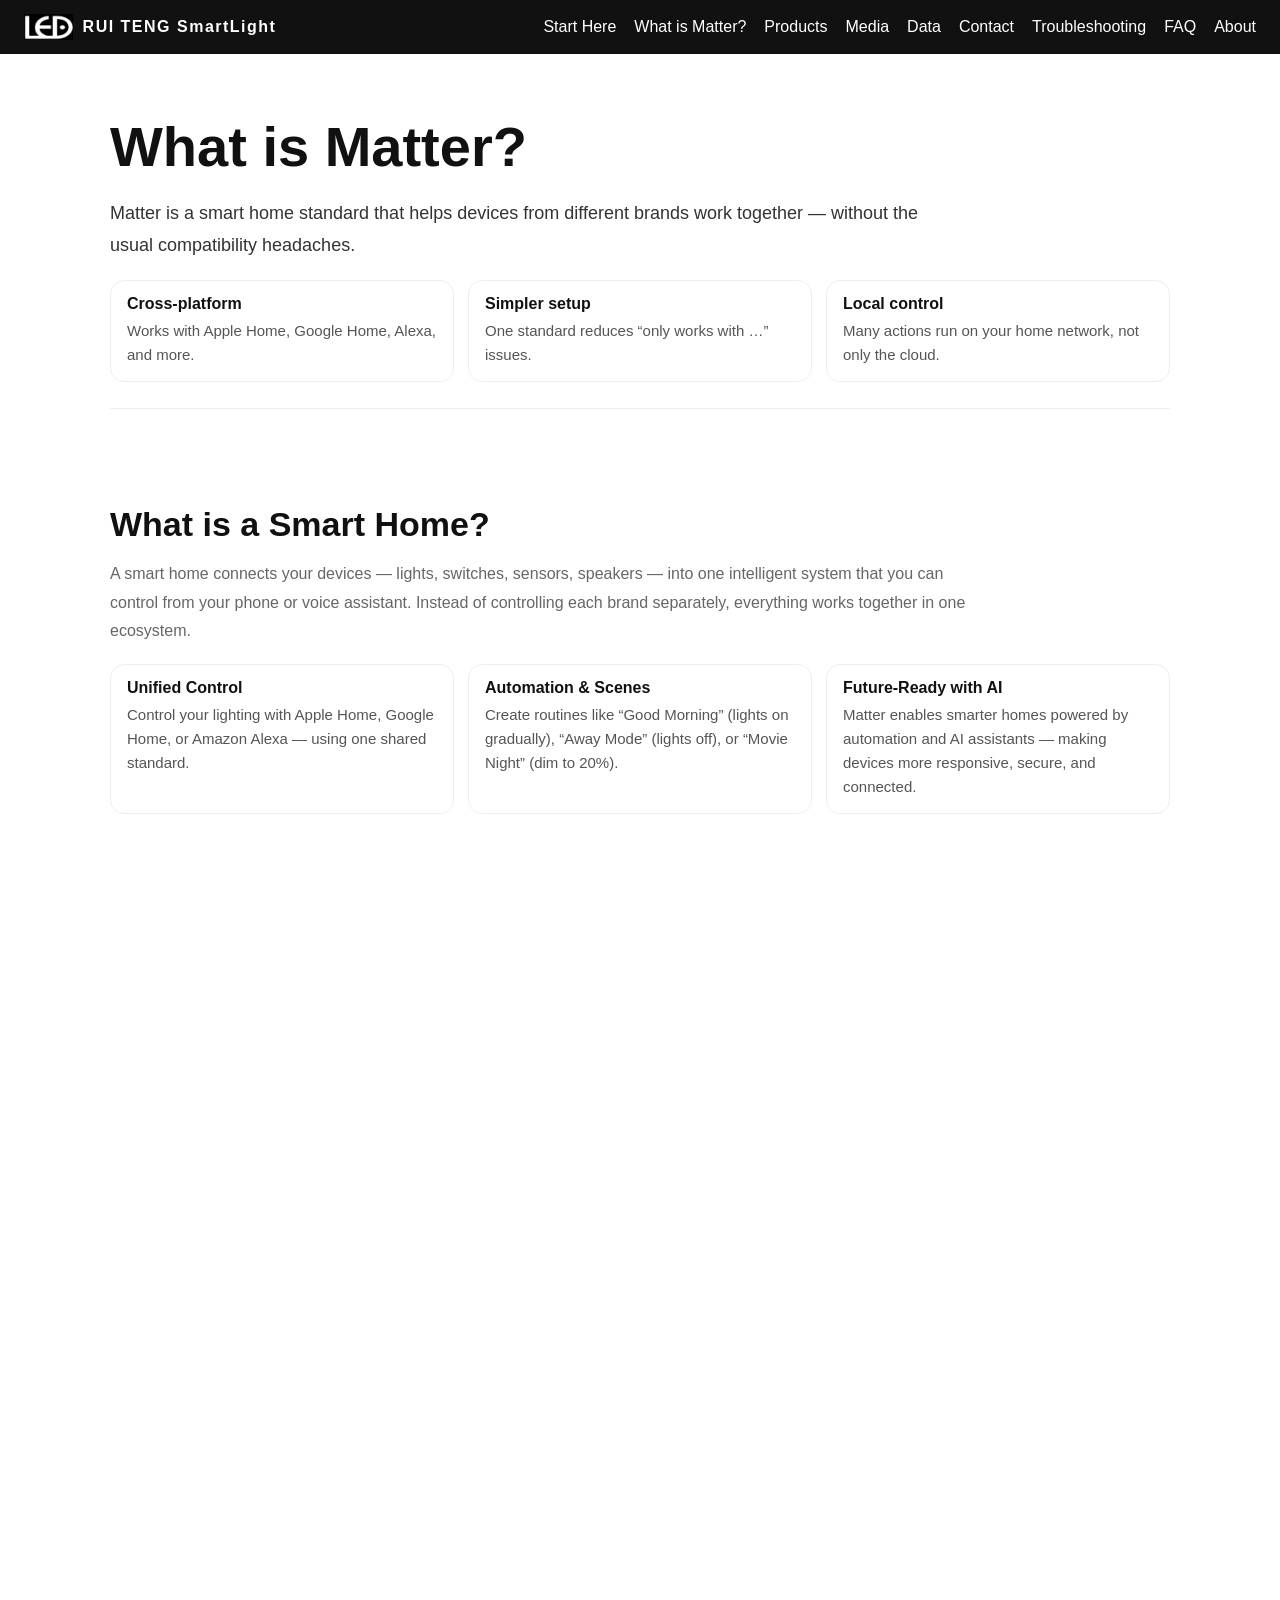
<file: matter.html>
<!DOCTYPE html>
<html lang="en">
<head>
    <meta charset="UTF-8" />
    <meta name="viewport" content="width=device-width, initial-scale=1"/>
    <title>What is Matter?</title>
    <link rel="stylesheet" href="css/styles.css" />
</head>

<body>
<header>
    <div class="logo">
        <img src="images/logo.png" alt="RUI TENG Logo">
        <span>RUI TENG SmartLight</span>
    </div>
    <nav>
        <ul>
            <li><a href="index.html">Start Here</a></li>
            <li><a href="matter.html">What is Matter?</a></li>
            <li><a href="gallery.html">Products</a></li>
            <li><a href="media.html">Media</a></li>
            <li><a href="data.html">Data</a></li>
            <li><a href="contact.html">Contact</a></li>
            <li><a href="troubleshooting.html">Troubleshooting</a></li>
            <li><a href="faq.html">FAQ</a></li>
            <li><a href="about.html">About</a></li>
        </ul>
    </nav>
</header>

<main class="page">
    <section class="container">
        <!-- Hero -->
        <div class="hero-doc">
            <h1>What is Matter?</h1>
            <p class="lead">
                Matter is a smart home standard that helps devices from different brands work together —
                without the usual compatibility headaches.
            </p>

            <div class="keypoints">
                <div class="kp">
                    <div class="kp-title">Cross-platform</div>
                    <div class="kp-text">Works with Apple Home, Google Home, Alexa, and more.</div>
                </div>
                <div class="kp">
                    <div class="kp-title">Simpler setup</div>
                    <div class="kp-text">One standard reduces “only works with …” issues.</div>
                </div>
                <div class="kp">
                    <div class="kp-title">Local control</div>
                    <div class="kp-text">Many actions run on your home network, not only the cloud.</div>
                </div>
            </div>
        </div>


        <hr class="sep" />

        <!-- Smart Home -->
        <section class="section">
            <h2>What is a Smart Home?</h2>
            <p class="muted">
                A smart home connects your devices — lights, switches, sensors, speakers — into one intelligent system
                that you can control from your phone or voice assistant.
                Instead of controlling each brand separately, everything works together in one ecosystem.
            </p>

            <div class="keypoints">
                <div class="kp">
                    <div class="kp-title">Unified Control</div>
                    <div class="kp-text">
                        Control your lighting with Apple Home, Google Home, or Amazon Alexa — using one shared standard.
                    </div>
                </div>

                <div class="kp">
                    <div class="kp-title">Automation & Scenes</div>
                    <div class="kp-text">
                        Create routines like “Good Morning” (lights on gradually), “Away Mode” (lights off), or “Movie Night” (dim to 20%).
                    </div>
                </div>

                <div class="kp">
                    <div class="kp-title">Future-Ready with AI</div>
                    <div class="kp-text">
                        Matter enables smarter homes powered by automation and AI assistants — making devices more responsive, secure, and connected.
                    </div>
                </div>
            </div>
        </section>

        <hr class="sep" />



        <hr class="sep" />

        <!-- Compare -->
        <section class="section">
            <h2>Matter over Wi-Fi vs Matter over Thread</h2>
            <p class="muted">
                Matter can run over different transports. For smart lighting, Wi-Fi is common, and Thread is popular for low-power mesh devices.
            </p>

            <div class="compare">
                <div class="compare-col">
                    <h3>Wi-Fi</h3>
                    <ul>
                        <li>Easy to connect (uses your router)</li>
                        <li>Depends more on Wi-Fi coverage</li>
                        <li>Great for plugs, bulbs with Wi-Fi built in</li>
                    </ul>
                </div>

                <div class="compare-col">
                    <h3>Thread</h3>
                    <ul>
                        <li>Low-power mesh network (stable & reliable)</li>
                        <li>Great for lighting & sensors</li>
                        <li>Often needs a Border Router for Thread ↔ Wi-Fi</li>
                    </ul>
                </div>
            </div>

            <div class="callout">
                <div class="callout-title">Do I need a hub / Border Router?</div>
                <p class="callout-text">
                    If your device uses <strong>Thread</strong>, you typically need a <strong>Border Router</strong>
                    (a hub that bridges Thread and your home network). Examples: HomePod mini, Nest Hub (model dependent).
                </p>
            </div>
        </section>

        <hr class="sep" />

        <!-- Flow -->
        <section class="section">
            <h2>How the ecosystem connects</h2>
            <p class="muted">
                Think of Matter as the “common language” between your phone app and devices on your home network.
            </p>

            <ol class="steps">
                <li>
                    <span class="step-title">Your phone app</span>
                    <span class="step-text">Apple Home / Google Home / Alexa sends commands.</span>
                </li>
                <li>
                    <span class="step-title">Your home network</span>
                    <span class="step-text">Commands travel via Wi-Fi or Thread.</span>
                </li>
                <li>
                    <span class="step-title">Border Router (if Thread)</span>
                    <span class="step-text">Helps Thread devices join and communicate reliably.</span>
                </li>
                <li>
                    <span class="step-title">Your devices</span>
                    <span class="step-text">Bulbs / switches / sensors respond locally.</span>
                </li>
            </ol>
        </section>
    </section>
</main>

<footer class="footer">
    <p>© 2026 RUI TENG OPTO TECHNOLOGY CO., LTD. Designed & Built by Tzu-Ying Chang.</p>
</footer>
</body>
</html>
</file>
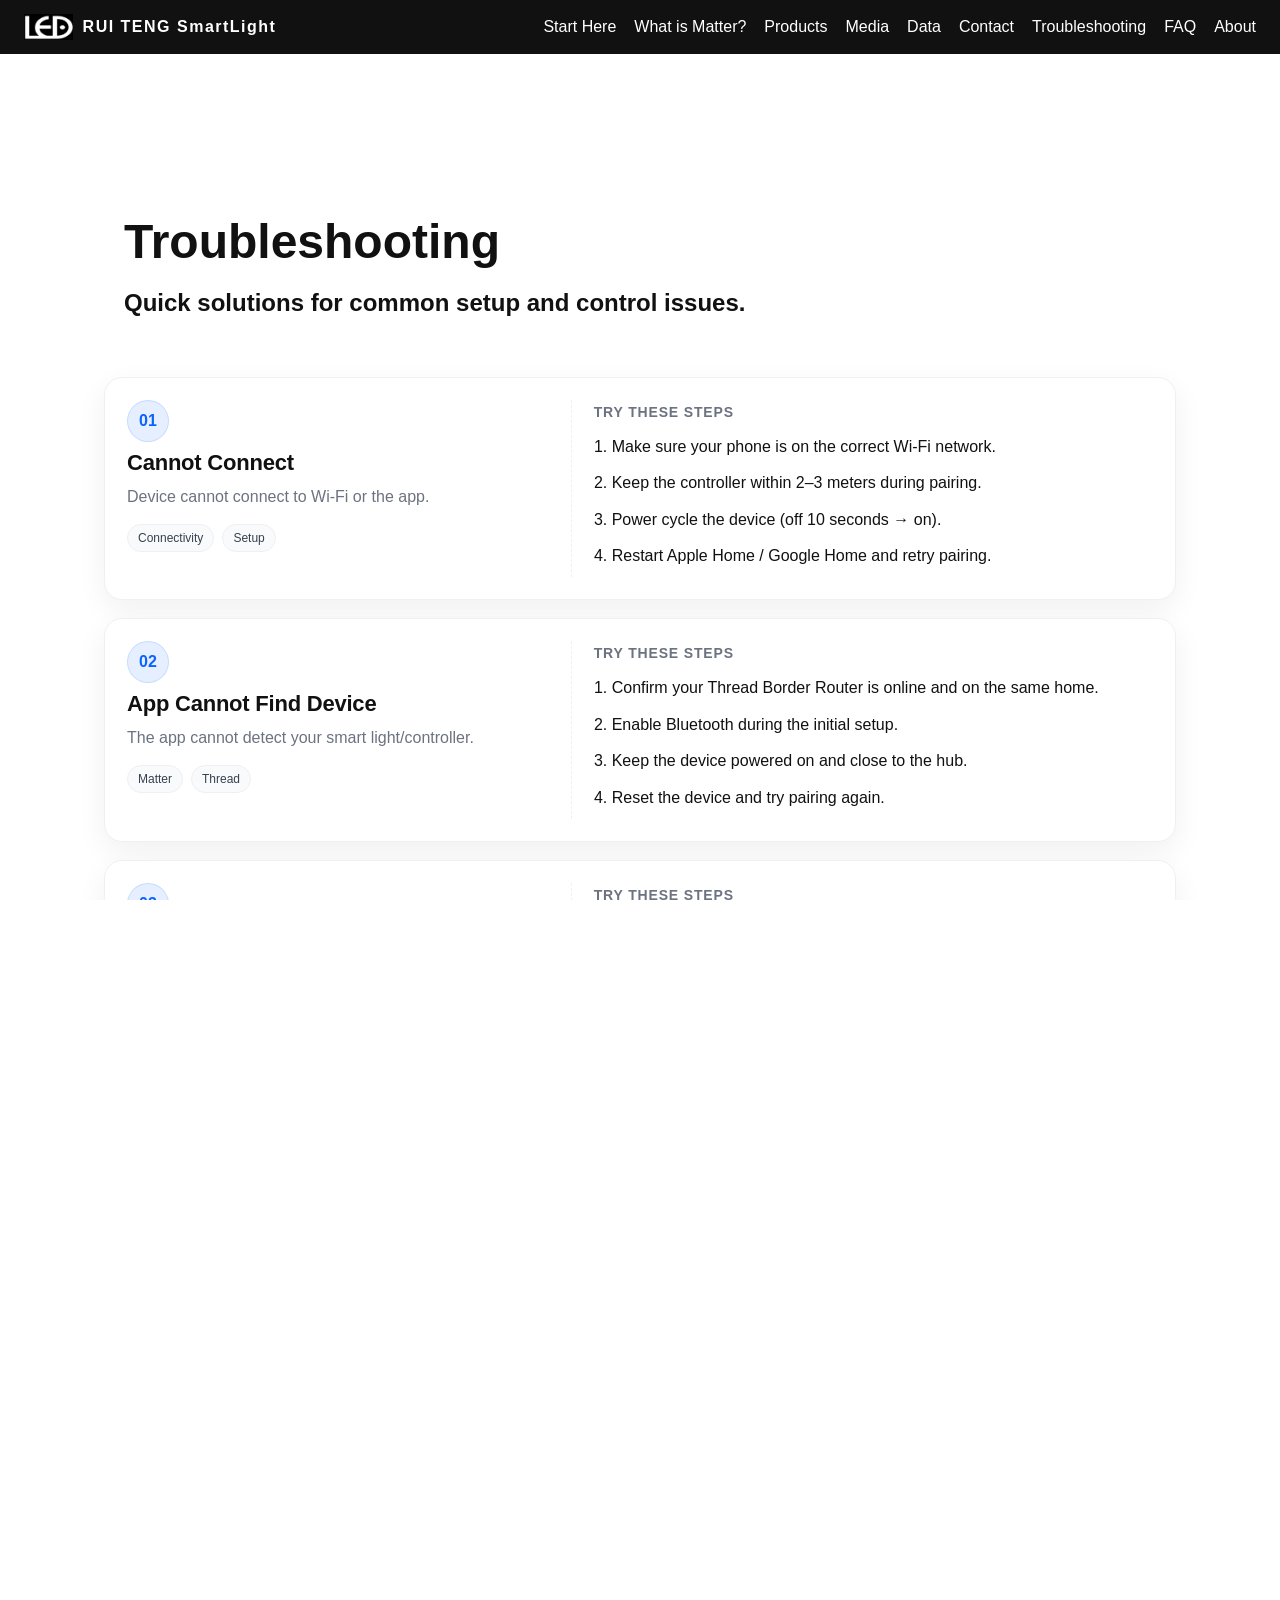
<file: troubleshooting.html>
<!DOCTYPE html>
<html lang="en">
<head>
    <meta charset="UTF-8">
    <title>Troubleshooting</title>
    <link rel="stylesheet" href="css/styles.css">
</head>

<body>

<header>
    <div class="logo">
        <img src="images/logo.png" alt="RUI TENG Logo">
        <span>RUI TENG SmartLight</span>
    </div>
    <nav>
        <ul>
            <li><a href="index.html">Start Here</a></li>
            <li><a href="matter.html">What is Matter?</a></li>
            <li><a href="gallery.html">Products</a></li>
            <li><a href="media.html">Media</a></li>
            <li><a href="data.html">Data</a></li>
            <li><a href="contact.html">Contact</a></li>
            <li><a href="troubleshooting.html">Troubleshooting</a></li>
            <li><a href="faq.html">FAQ</a></li>
            <li><a href="about.html">About</a></li>
        </ul>
    </nav>
</header>


<main class="support-page">
    <section class="page-header">
        <h1>Troubleshooting</h1>
        <h2>Quick solutions for common setup and control issues.</h2>
    </section>


    <section class="support-list">

        <!-- 01 -->
        <article class="support-card">
            <div class="support-left">
                <div class="support-badge">01</div>
                <h2>Cannot Connect</h2>
                <p class="support-desc">Device cannot connect to Wi-Fi or the app.</p>

                <div class="support-meta">
                    <span class="meta-pill">Connectivity</span>
                    <span class="meta-pill">Setup</span>
                </div>
            </div>

            <div class="support-right">
                <h3>Try these steps</h3>
                <ol>
                    <li>Make sure your phone is on the correct Wi-Fi network.</li>
                    <li>Keep the controller within 2–3 meters during pairing.</li>
                    <li>Power cycle the device (off 10 seconds → on).</li>
                    <li>Restart Apple Home / Google Home and retry pairing.</li>
                </ol>
            </div>
        </article>

        <!-- 02 -->
        <article class="support-card">
            <div class="support-left">
                <div class="support-badge">02</div>
                <h2>App Cannot Find Device</h2>
                <p class="support-desc">The app cannot detect your smart light/controller.</p>

                <div class="support-meta">
                    <span class="meta-pill">Matter</span>
                    <span class="meta-pill">Thread</span>
                </div>
            </div>

            <div class="support-right">
                <h3>Try these steps</h3>
                <ol>
                    <li>Confirm your Thread Border Router is online and on the same home.</li>
                    <li>Enable Bluetooth during the initial setup.</li>
                    <li>Keep the device powered on and close to the hub.</li>
                    <li>Reset the device and try pairing again.</li>
                </ol>
            </div>
        </article>

        <!-- 03 -->
        <article class="support-card">
            <div class="support-left">
                <div class="support-badge">03</div>
                <h2>Light Not Responding</h2>
                <p class="support-desc">The light does not react to app or voice commands.</p>

                <div class="support-meta">
                    <span class="meta-pill">Control</span>
                    <span class="meta-pill">Voice</span>
                </div>
            </div>

            <div class="support-right">
                <h3>Try these steps</h3>
                <ol>
                    <li>Check power supply stability and wiring connections.</li>
                    <li>Verify the device is still listed as “online” in the app.</li>
                    <li>Restart your hub (HomePod / Nest Hub) and router.</li>
                    <li>If needed, remove the device and re-add it.</li>
                </ol>
            </div>
        </article>

        <!-- 04 -->
        <article class="support-card">
            <div class="support-left">
                <div class="support-badge">04</div>
                <h2>Reset Instructions</h2>
                <p class="support-desc">Reset your Matter-compatible controller to re-pair.</p>

                <div class="support-meta">
                    <span class="meta-pill">Reset</span>
                    <span class="meta-pill">Pairing</span>
                </div>
            </div>

            <div class="support-right">
                <h3>How to reset</h3>
                <ol>
                    <li>Turn power off for 5 seconds.</li>
                    <li>Turn power on, then press/hold the push-dim button for 10 seconds.</li>
                    <li>The device enters pairing mode automatically.</li>
                </ol>
                <p class="support-note">
                    Tip: After reset, keep the device close to your hub during the first 1–2 minutes.
                </p>
            </div>
        </article>

    </section>
</main>





<footer class="footer">
    <p>© 2026 RUI TENG OPTO TECHNOLOGY CO., LTD. Designed & Built by Tzu-Ying Chang.</p>
</footer>


<script src="js/scripts.js"></script>
</body>
</html>
</file>
<file: css/styles.css>
body {
    margin: 0;
    font-family: Arial, sans-serif;
}

header {
    display: flex;
    justify-content: space-between;
    align-items: center;
    padding: 15px 40px;
    background-color: #111;
    color: white;
}

nav ul {
    display: flex;
    list-style: none;
    gap: 20px;
    margin: 0;
    padding: 0;
}

nav a {
    color: white;
    text-decoration: none;
}

.hero {
    text-align: center;
    padding: 100px 20px;
}

.hero-buttons {
    margin-top: 25px;
    display: flex;
    justify-content: center;
    gap: 12px;
}

.btn {
    display: inline-block;
    padding: 10px 18px;
    border-radius: 8px;
    text-decoration: none;
    font-weight: 600;
}

.btn.primary {
    background: #111;
    color: white;
}

.btn.secondary {
    border: 2px solid #111;
    color: #111;
}

.features {
    max-width: 1000px;
    margin: 0 auto;
    padding: 40px 20px 80px;
    display: grid;
    grid-template-columns: repeat(3, 1fr);
    gap: 18px;
}

.card {
    border: 1px solid #ddd;
    border-radius: 12px;
    padding: 18px;
    background: white;
}

.card h3 {
    margin-top: 0;
}
.footer {
    text-align: center;
    padding: 30px;
    background-color: #111;
    color: white;
    margin-top: 60px;
}

.content {
    max-width: 800px;
    margin: 80px auto;
    padding: 20px;
}


footer {
    text-align: center;
    padding: 30px;
    background: #111;
    color: white;
    margin-top: 60px;
}


.content {
    max-width: 800px;
    margin: 100px auto;
    padding: 0 20px;
}

.content h2 {
    font-size: 36px;
    margin-bottom: 20px;
}

.content h3 {
    margin-top: 40px;
    font-size: 22px;
}

.content p {
    line-height: 1.8;
    color: #444;
}


.content {
    max-width: 1000px;
    margin: 80px auto;
    padding: 0 20px;
}

.problem-list {
    margin-top: 40px;
    display: grid;
    grid-template-columns: repeat(auto-fit, minmax(250px, 1fr));
    gap: 20px;
}

.problem-card {
    background: white;
    padding: 20px;
    border-radius: 10px;
    box-shadow: 0 4px 12px rgba(0,0,0,0.08);
    transition: 0.3s;
}

.problem-card:hover {
    transform: translateY(-5px);
}

.faq-grid {
    display: grid;
    grid-template-columns: repeat(3, 1fr);
    gap: 24px;
    margin-top: 24px;
}

.faq-list {
    margin: 12px 0 0;
    padding-left: 18px;
    line-height: 1.8;
}

@media (max-width: 900px) {
    .faq-grid {
        grid-template-columns: 1fr;
    }
}

/* =========================
   FAQ Page Layout
   ========================= */

.faq-section {
    max-width: 900px;          /* 控制內容寬度，不要滿版貼左 */
    margin: 60px auto;         /* 置中 + 上下間距 */
    padding: 0 24px;           /* 小螢幕左右留白 */
}

.faq-section h1 {
    font-size: 48px;
    margin-bottom: 12px;
}

.faq-intro {
    font-size: 18px;
    line-height: 1.6;
    margin-bottom: 32px;
    color: #444;
}

/* 每一題變卡片 */
.faq-item {
    background: #fff;
    border: 1px solid #eee;
    border-radius: 14px;
    padding: 18px 18px;
    margin-bottom: 16px;
    box-shadow: 0 6px 18px rgba(0,0,0,0.06);
}

/* 問題按鈕變好看（像真的可以點） */
.faq-question {
    width: 100%;
    text-align: left;
    font-size: 18px;
    font-weight: 700;
    border: none;
    background: transparent;
    padding: 8px 0;
    cursor: pointer;
}

/* 答案排版 */
.faq-answer p {
    margin: 10px 0 0;
    line-height: 1.7;
    color: #333;
}

/*
目的：讓 FAQ「問題 vs 回答」對比更強烈，做出 Help Center 的質感。
重點：
1) 問題（button）變成「有底色 + 左邊粗條 + Q標籤 + 右邊箭頭」
2) 回答（answer）變成白底內容區，字比較淡、行距舒服
3) 先不做 JS 也沒關係：先讓版面好看
*/

/* 整個 FAQ 區塊的寬度與置中 */
.faq-section {
    max-width: 980px;           /* 讓內容不要滿版（更像官網） */
    margin: 0 auto;             /* 置中 */
    padding: 60px 24px;         /* 上下左右留白 */
}

/* FAQ 標題與說明文字 */
.faq-section h1 {
    font-size: 52px;            /* 大標題 */
    margin-bottom: 10px;        /* 下方距離 */
}

.faq-intro {
    font-size: 18px;            /* 稍大 */
    color: #444;                /* 淡黑 */
    margin-bottom: 28px;        /* 下方留白 */
}

/* 每一題卡片 */
.faq-item {
    border: 1px solid #eee;     /* 淡淡外框 */
    border-radius: 16px;        /* 圓角 */
    overflow: hidden;           /* 讓內部底色不要超出圓角 */
    background: #fff;           /* 白底 */
    margin: 18px 0;             /* 上下間距 */
}

/* 問題（button） */
.faq-question {
    width: 100%;
    text-align: left;
    border: none;
    background: #f7f7f7;        /* 淡灰底（問題區） */
    padding: 18px 20px;
    font-size: 20px;
    font-weight: 800;
    cursor: pointer;
    display: flex;
    align-items: center;

    border-left: 6px solid #111; /* 左邊黑色粗條（對比強） */
}

/* 左側：Q 標籤 + 文字 */
.faq-q-left {
    display: flex;
    align-items: center;
    gap: 12px;
}

.faq-q-text {
    display: inline-block;
}

/* Q/A 標籤 */
.tag {
    display: inline-flex;
    align-items: center;
    justify-content: center;
    width: 28px;
    height: 28px;
    border-radius: 8px;
    font-size: 14px;
    font-weight: 800;
}

.tag-q {
    background: #111;
    color: #fff;
}

/* 右側箭頭 */
.faq-icon {
    font-size: 18px;
    color: #111;
    opacity: 0.7;
}

/* 回答區塊 */
.faq-answer {
    padding: 16px 22px 20px;
    background: #fff;
    border-top: 1px solid #eee;
}

.faq-answer p {
    margin: 0;
    font-size: 16px;
    line-height: 1.7;
    color: #444;
}

/* 滑過效果 */
.faq-item:hover {
    border-color: #ddd;         /* 邊框稍深 */
}


/* FAQ accordion: default hide answer */
.faq-answer[hidden] {
    display: none;
}

/* When opened, show answer */
.faq-item.open .faq-answer {
    display: block;
}

/* Arrow rotate (optional, makes it feel interactive) */
.faq-item.open .faq-icon {
    transform: rotate(180deg);
}

/* Smooth feel (optional) */
.faq-icon {
    transition: transform 0.2s ease;
}

/* ===== Global Container (all pages can reuse) ===== */
.container{
    max-width: 1100px;
    margin: 0 auto;
    padding: 0 24px;
}

/* ===== About Page ===== */
.page{
    padding: 60px 0;
}

.page h1{
    font-size: 52px;
    margin: 0 0 12px;
}

.page-intro{
    font-size: 18px;
    color: #444;
    margin: 0 0 28px;
    line-height: 1.7;
}

/* Grid cards like a real product site */
.grid{
    display: grid;
    grid-template-columns: repeat(3, 1fr);
    gap: 18px;
    margin: 18px 0 28px;
}

/* Make cards consistent */
.grid .card{
    border-radius: 16px;
    padding: 22px;
}

/* Support box */
.support-box{
    border: 1px solid #eee;
    border-radius: 16px;
    padding: 22px;
    background: #fff;
    margin: 8px 0 18px;
}

.support-box h2{
    margin: 0 0 10px;
}

/* Small note */
.note{
    color: #666;
    font-size: 14px;
    margin: 0;
}

/* Responsive: on small screens, turn into 1 column */
@media (max-width: 900px){
    .grid{
        grid-template-columns: 1fr;
    }
}


/* ===== About Vertical Layout ===== */

.about-list{
    margin-top: 30px;
    display: flex;
    flex-direction: column;
    gap: 20px;
}

.about-card{
    border: 1px solid #eee;
    border-radius: 18px;
    padding: 28px 32px;
    background: #fff;
    transition: all 0.2s ease;
}

.about-card h3{
    margin: 0 0 10px;
    font-size: 22px;
}

.about-card p{
    margin: 0;
    color: #555;
    line-height: 1.7;
}

/* Hover effect */
.about-card:hover{
    border-color: #ddd;
    box-shadow: 0 8px 24px rgba(0,0,0,0.05);
    transform: translateY(-2px);
}


.faq-search {
    margin: 18px 0 26px;
}

#faqSearch {
    width: 100%;
    padding: 14px 16px;
    border: 1px solid #e5e5e5;
    border-radius: 14px;
    font-size: 16px;
    outline: none;
}

#faqSearch:focus {
    border-color: #111;
}


.start-here-toc{
    margin-top: 12px;
    display: flex;
    gap: 10px;
    justify-content: center;
    align-items: center;
    flex-wrap: wrap;
    color: #666;
}




html,body{
    height:100%;
}

body{
    min-height:100vh;
    display:flex;
    flex-direction:column;
}

main{
    flex:1;
}


/* ===== Troubleshooting Page (scoped) ===== */
.troubleshooting-page .content{
    max-width: 1000px;
    margin: 60px auto;
    padding: 0 24px;
}

.troubleshooting-page h1{
    font-size: 52px;
    margin: 0 0 12px;
}

.troubleshooting-page .problem-list{
    margin-top: 28px;
    display: grid;
    grid-template-columns: repeat(auto-fit, minmax(280px, 1fr));
    gap: 18px;
}

.troubleshooting-page .problem-card{
    border: 1px solid #eee;
    border-radius: 16px;
    padding: 22px;
    background: #fff;
    box-shadow: 0 8px 22px rgba(0,0,0,0.06);
    transition: transform 0.2s ease, box-shadow 0.2s ease, border-color 0.2s ease;
}

.troubleshooting-page .problem-card:hover{
    transform: translateY(-3px);
    border-color: #ddd;
    box-shadow: 0 12px 26px rgba(0,0,0,0.08);
}

.troubleshooting-page .problem-card h3{
    margin: 0 0 8px;
    font-size: 22px;
}

.troubleshooting-page .problem-card p{
    margin: 0;
    color: #555;
    line-height: 1.7;
}


'''
目的：讓 matter.html 更像產品官網，而不是作業報告。
做法：控制閱讀寬度、縮小大標、強化段落層級、卡片更緊湊、加入小標籤與分隔節奏。
'''

/* ===== Matter page: readable width & spacing ===== */
.matter-page{
    max-width: 920px;   /* 不要太寬，網站會更像官網 */
    margin: 0 auto;
    padding: 60px 24px 30px;
}

/* Hero */
.matter-page h1{
    font-size: 46px;
    margin: 0 0 10px;
    letter-spacing: -0.5px;
}

.matter-page .lead{
    font-size: 17px;
    color: #444;
    line-height: 1.8;
    max-width: 760px;
    margin: 0 0 26px;
}

/* Section title */
.matter-page h2{
    font-size: 26px;
    margin: 34px 0 12px;
}

/* 작은分隔線，讓段落有節奏 */
.matter-divider{
    height: 1px;
    background: #eee;
    margin: 26px 0;
}

/* Bullets: 變得更像 help center */
.matter-page ul{
    margin: 0;
    padding-left: 18px;
    line-height: 1.9;
    color: #333;
}

.matter-page li{
    margin: 8px 0;
}

/* Cards: 更像產品卡片（更緊湊） */
.matter-grid{
    display: grid;
    grid-template-columns: 1fr 1fr;
    gap: 14px;
    margin-top: 14px;
}

.matter-card{
    border: 1px solid #eee;
    border-radius: 16px;
    padding: 18px 18px;
    background: #fff;
    box-shadow: 0 8px 20px rgba(0,0,0,0.04);
}

.matter-card h3{
    margin: 0 0 8px;
    font-size: 18px;
}

.matter-card p{
    margin: 0;
    color: #444;
    line-height: 1.75;
    font-size: 15px;
}

/* Callout: hub 那段變醒目但不笨重 */
.matter-callout{
    margin-top: 14px;
    border: 1px solid #eee;
    border-left: 6px solid #111;
    border-radius: 16px;
    padding: 16px 18px;
    background: #f7f7f7;
}

.matter-callout h3{
    margin: 0 0 6px;
    font-size: 18px;
}

.matter-callout p{
    margin: 0;
    color: #444;
    line-height: 1.75;
    font-size: 15px;
}

/* Small tag label */
.mini-tag{
    display: inline-block;
    font-size: 12px;
    font-weight: 700;
    letter-spacing: 0.2px;
    padding: 6px 10px;
    border-radius: 999px;
    background: #111;
    color: #fff;
    margin-bottom: 10px;
}

/* Responsive */
@media (max-width: 900px){
    .matter-grid{ grid-template-columns: 1fr; }
    .matter-page h1{ font-size: 40px; }
}



/* =========================
   Matter Page (What is Matter?)
   ========================= */

.matter-page{
    max-width: 920px;
    margin: 80px auto;
    padding: 0 24px;
}

.matter-page h1{
    font-size: 46px;
    margin: 0 0 12px;
    letter-spacing: -0.5px;
}

.matter-page .lead{
    font-size: 17px;
    color: #444;
    line-height: 1.85;
    max-width: 760px;
    margin: 0 0 18px;
}

.matter-page h2{
    font-size: 26px;
    margin: 28px 0 12px;
}

.matter-page .body-text{
    font-size: 16px;
    line-height: 1.85;
    color: #444;
    max-width: 820px;
    margin: 0;
}

/* nice separators */
.matter-divider{
    height: 1px;
    background: #eee;
    margin: 26px 0;
}

/* cleaner bullets */
.matter-list{
    margin: 0;
    padding-left: 18px;
    line-height: 1.95;
    color: #333;
}

.matter-list li{
    margin: 8px 0;
}

/* 2-column cards */
.matter-grid{
    display: grid;
    grid-template-columns: 1fr 1fr;
    gap: 14px;
    margin-top: 14px;
}

.matter-card{
    border: 1px solid #eee;
    border-radius: 16px;
    padding: 18px;
    background: #fff;
    box-shadow: 0 8px 20px rgba(0,0,0,0.04);
}

.matter-card h3{
    margin: 0 0 8px;
    font-size: 18px;
}

.matter-card p{
    margin: 0;
    color: #444;
    line-height: 1.75;
    font-size: 15px;
}

/* callout for hub */
.matter-callout{
    margin-top: 14px;
    border: 1px solid #eee;
    border-left: 6px solid #111;
    border-radius: 16px;
    padding: 16px 18px;
    background: #f7f7f7;
}

.matter-callout h3{
    margin: 0 0 6px;
    font-size: 18px;
}

.matter-callout p{
    margin: 0;
    color: #444;
    line-height: 1.75;
    font-size: 15px;
}

@media (max-width: 900px){
    .matter-grid{
        grid-template-columns: 1fr;
    }
    .matter-page h1{
        font-size: 40px;
    }
}


/* =========================
   Matter Page - Version A (Docs)
   ========================= */

.page { padding: 60px 0; }
.container { max-width: 980px; margin: 0 auto; padding: 0 24px; }

.hero-doc h1 { font-size: 56px; margin: 0 0 14px; }
.lead { font-size: 18px; line-height: 1.8; color: #333; max-width: 820px; }

.keypoints{
    margin-top: 18px;
    display: grid;
    grid-template-columns: repeat(3, 1fr);
    gap: 14px;
}
.kp{
    border: 1px solid #eee;
    border-radius: 14px;
    padding: 14px 16px;
    background: #fff;
}
.kp-title{ font-weight: 800; margin-bottom: 6px; }
.kp-text{ color: #555; line-height: 1.6; font-size: 15px; }

.sep{ border: none; border-top: 1px solid #eee; margin: 26px 0; }

.section h2{ font-size: 34px; margin: 0 0 10px; }
.section h3{ font-size: 20px; margin: 0 0 10px; }
.muted{ color: #555; line-height: 1.8; max-width: 860px; }

.compare{
    margin-top: 14px;
    display: grid;
    grid-template-columns: repeat(2, 1fr);
    gap: 16px;
}
.compare-col{
    border: 1px solid #eee;
    border-radius: 16px;
    padding: 18px 18px;
    background: #fff;
}
.compare-col ul{
    margin: 10px 0 0;
    padding-left: 18px;
    color: #444;
    line-height: 1.9;
}

.callout{
    margin-top: 16px;
    border: 1px solid #e9e9e9;
    border-radius: 16px;
    padding: 18px 18px;
    background: #f7f7f7;
}
.callout-title{ font-weight: 900; margin-bottom: 6px; }
.callout-text{ margin: 0; color: #333; line-height: 1.8; }

.steps{
    margin: 14px 0 0;
    padding-left: 18px;
    line-height: 1.9;
}
.steps li{ margin-bottom: 10px; }
.step-title{ font-weight: 900; margin-right: 6px; }
.step-text{ color: #444; }

@media (max-width: 900px){
    .hero-doc h1{ font-size: 44px; }
    .keypoints{ grid-template-columns: 1fr; }
    .compare{ grid-template-columns: 1fr; }
}


/* =========================
   Matter Page - Version B (Product)
   ========================= */

.page { padding: 60px 0; }
.container { max-width: 1100px; margin: 0 auto; padding: 0 24px; }
.muted { color: #555; line-height: 1.7; }

.hero-card{
    display: grid;
    grid-template-columns: 1.6fr 1fr;
    gap: 16px;
    border: 1px solid #eee;
    border-radius: 18px;
    padding: 22px;
    background: #fff;
    margin-bottom: 18px;
}
.hero-card h1{ font-size: 56px; margin: 0 0 10px; }
.hero-card p{ margin: 0; font-size: 18px; line-height: 1.8; color: #333; max-width: 820px; }

.hero-badges{
    margin-top: 14px;
    display: flex;
    gap: 10px;
    flex-wrap: wrap;
}
.badge{
    display: inline-flex;
    align-items: center;
    padding: 8px 12px;
    border: 1px solid #e7e7e7;
    border-radius: 999px;
    font-weight: 700;
    font-size: 14px;
    background: #f7f7f7;
}

.hero-mini{
    border: 1px solid #eee;
    border-radius: 16px;
    padding: 16px;
    background: #f7f7f7;
}
.mini-title{ font-weight: 900; margin-bottom: 6px; }
.mini-text{ color: #444; line-height: 1.7; }

.grid3{
    display: grid;
    grid-template-columns: repeat(3, 1fr);
    gap: 14px;
    margin-bottom: 22px;
}
.tile{
    border: 1px solid #eee;
    border-radius: 18px;
    padding: 18px;
    background: #fff;
}
.tile h3{ margin: 0 0 8px; font-size: 20px; }
.tile p{ margin: 0; color: #555; line-height: 1.7; }

.section{ margin-top: 26px; }
.section-head h2{ font-size: 34px; margin: 0 0 8px; }
.section-head p{ margin: 0 0 14px; }

.compare2{
    display: grid;
    grid-template-columns: repeat(2, 1fr);
    gap: 16px;
}
.panel{
    border: 1px solid #eee;
    border-radius: 18px;
    padding: 18px;
    background: #fff;
}
.panel-top{ display: flex; align-items: center; gap: 12px; margin-bottom: 10px; }
.pill{
    font-weight: 900;
    padding: 6px 10px;
    border-radius: 999px;
    border: 1px solid #e7e7e7;
    background: #f7f7f7;
    font-size: 13px;
}
.panel h3{ margin: 0; font-size: 22px; }
.panel-list{ margin: 10px 0 0; padding-left: 18px; line-height: 1.9; color: #444; }

.highlight{
    margin-top: 14px;
    border: 1px solid #e9e9e9;
    border-radius: 18px;
    padding: 18px;
    background: #111;
    color: #fff;
}
.highlight-title{ font-weight: 1000; margin-bottom: 6px; font-size: 18px; }
.highlight-text{ margin: 0; line-height: 1.8; opacity: 0.92; }

.flow{
    display: grid;
    grid-template-columns: repeat(3, 1fr);
    gap: 14px;
    margin-top: 10px;
}
.flow-item{
    border: 1px solid #eee;
    border-radius: 18px;
    padding: 16px;
    background: #fff;
    display: flex;
    gap: 12px;
}
.flow-num{
    width: 34px; height: 34px;
    border-radius: 10px;
    display: grid; place-items: center;
    background: #111; color: #fff;
    font-weight: 900;
}
.flow-title{ font-weight: 900; margin-bottom: 4px; }
.flow-text{ color: #555; line-height: 1.7; }

@media (max-width: 900px){
    .hero-card{ grid-template-columns: 1fr; }
    .hero-card h1{ font-size: 44px; }
    .grid3{ grid-template-columns: 1fr; }
    .compare2{ grid-template-columns: 1fr; }
    .flow{ grid-template-columns: 1fr; }
}


/* =========================
   Matter Page - Version A (Docs)
   ========================= */

.page { padding: 60px 0; }
.container { max-width: 980px; margin: 0 auto; padding: 0 24px; }

.hero-doc h1 { font-size: 56px; margin: 0 0 14px; }
.lead { font-size: 18px; line-height: 1.8; color: #333; max-width: 820px; }

.keypoints{
    margin-top: 18px;
    display: grid;
    grid-template-columns: repeat(3, 1fr);
    gap: 14px;
}
.kp{
    border: 1px solid #eee;
    border-radius: 14px;
    padding: 14px 16px;
    background: #fff;
}
.kp-title{ font-weight: 800; margin-bottom: 6px; }
.kp-text{ color: #555; line-height: 1.6; font-size: 15px; }

.sep{ border: none; border-top: 1px solid #eee; margin: 26px 0; }

.section h2{ font-size: 34px; margin: 0 0 10px; }
.section h3{ font-size: 20px; margin: 0 0 10px; }
.muted{ color: #555; line-height: 1.8; max-width: 860px; }

.compare{
    margin-top: 14px;
    display: grid;
    grid-template-columns: repeat(2, 1fr);
    gap: 16px;
}
.compare-col{
    border: 1px solid #eee;
    border-radius: 16px;
    padding: 18px 18px;
    background: #fff;
}
.compare-col ul{
    margin: 10px 0 0;
    padding-left: 18px;
    color: #444;
    line-height: 1.9;
}

.callout{
    margin-top: 16px;
    border: 1px solid #e9e9e9;
    border-radius: 16px;
    padding: 18px 18px;
    background: #f7f7f7;
}
.callout-title{ font-weight: 900; margin-bottom: 6px; }
.callout-text{ margin: 0; color: #333; line-height: 1.8; }

.steps{
    margin: 14px 0 0;
    padding-left: 18px;
    line-height: 1.9;
}
.steps li{ margin-bottom: 10px; }
.step-title{ font-weight: 900; margin-right: 6px; }
.step-text{ color: #444; }

@media (max-width: 900px){
    .hero-doc h1{ font-size: 44px; }
    .keypoints{ grid-template-columns: 1fr; }
    .compare{ grid-template-columns: 1fr; }
}


.subtitle {
    font-size: 18px;
    margin-top: 15px;
    color: #555;
    max-width: 600px;
    margin-left: auto;
    margin-right: auto;
}



.logo {
    display: flex;
    align-items: center;
    gap: 10px;
}

.logo img {
    height: 40px;   /* 控制 logo 大小 */
}

.logo span {
    font-weight: bold;
    font-size: 18px;
}


.logo img {
    height: 40px;
    filter: invert(1);
}



.logo {
    display: flex;
    align-items: center;
    gap: 8px;
}

.logo img {
    height: 26px;
}

.logo span {
    font-weight: 300;
    font-size: 15px;
    letter-spacing: 1.5px;
}

.logo span {
    font-weight: bold;
    font-size: 18px;
}

.logo span {
    font-weight: bold;
    font-size: 16px;
}

/* About page list style */
.list {
    padding-left: 20px;
    line-height: 1.8;
    color: #444;
}

/* Brand text looks like nav links */
.brand-text {
    color: white;
    text-decoration: none;
    font-weight: 500;
}


/* ===== About page hero ===== */
.about-hero{
    margin: 60px 0 24px;
}

.about-hero h2{
    margin: 0 0 12px;
    font-size: 46px;
    color: #111;
}

.about-hero .lead{
    margin: 0;
    font-size: 18px;
    line-height: 1.9;
    color: #444;
    max-width: 900px;
}

/* ===== Card style (shadow + hover lift) ===== */
.card-grid{
    display: grid;
    grid-template-columns: repeat(2, minmax(0, 1fr));
    gap: 24px;
    margin-top: 28px;
}

.card{
    background: #fff;
    border: 1px solid #eee;
    border-radius: 16px;
    padding: 26px;
    box-shadow: 0 12px 30px rgba(0,0,0,0.08);
    transition: transform 0.18s ease, box-shadow 0.18s ease;
}

.card:hover{
    transform: translateY(-6px);
    box-shadow: 0 18px 45px rgba(0,0,0,0.12);
}

.card h3{
    margin: 0 0 12px;
    font-size: 22px;
}

.card p, .card li{
    color: #444;
    line-height: 1.85;
}

.card ul{
    margin: 0;
    padding-left: 18px;
}

.muted{
    color: #666;
}

@media (max-width: 900px){
    .about-hero h2{ font-size: 34px; }
    .card-grid{ grid-template-columns: 1fr; }
}


/*
  # 這段 CSS 做的事：
  # 1) 加一個 container 統一寬度
  # 2) 讓區塊標題/描述更整齊
  # 3) 做出「卡片陰影 + hover 微微上移」效果
  # 4) 做出 3 steps 流程條（數字圓圈 + 文字）
*/

/* # 讓整站背景不要太死白，稍微柔和 */
body { /* # 網站整體設定 */
    background: #ffffff; /* # 背景白色 */
    color: #111; /* # 文字主色 */
} /* # body 結束 */

/* # 統一內容最大寬度，讓畫面看起來高級 */
.container { /* # 內容容器：限制最大寬度 */
    max-width: 1100px; /* # 內容最多到 1100px */
    margin: 0 auto; /* # 左右置中 */
    padding: 0 20px; /* # 左右留白 */
} /* # container 結束 */

/* # 通用區塊間距 */
.section { /* # 每個區塊的上下距離 */
    padding: 70px 0; /* # 上下 70px */
} /* # section 結束 */

/* # 淺灰底區塊（用在 Product Solutions 讓版面有節奏） */
.section-alt { /* # 交錯背景 */
    background: #f7f7f7; /* # 淺灰背景 */
} /* # section-alt 結束 */

/* # 區塊標題 */
.section-title { /* # h2 標題 */
    font-size: 34px; /* # 標題字體大小 */
    margin: 0 0 10px 0; /* # 下方留空 */
    letter-spacing: -0.5px; /* # 字距微調，看起來更精緻 */
} /* # section-title 結束 */

/* # 區塊描述 */
.section-desc { /* # 標題下面的小描述 */
    margin: 0 0 28px 0; /* # 下方留空 */
    color: #444; /* # 次要文字顏色 */
    line-height: 1.7; /* # 行距 */
} /* # section-desc 結束 */

/* ✅ HERO：更像官網（乾淨、留白、置中） */
.hero { /* # 首屏區塊 */
    text-align: center; /* # 置中 */
    padding: 110px 0 80px 0; /* # 上下留白 */
} /* # hero 結束 */

.hero-subtitle { /* # hero 副標 */
    max-width: 820px; /* # 不要太寬，會更好讀 */
    margin: 14px auto 0 auto; /* # 置中 + 上下距離 */
    color: #444; /* # 次要文字顏色 */
    line-height: 1.8; /* # 行距 */
} /* # hero-subtitle 結束 */

/* ✅ 卡片排列（3 欄，手機自動變 1 欄） */
.card-grid { /* # 優勢卡片容器 */
    display: grid; /* # 使用 grid 排版 */
    grid-template-columns: repeat(3, 1fr); /* # 三欄 */
    gap: 22px; /* # 卡片間距 */
} /* # card-grid 結束 */

/* ✅ 卡片本體：陰影 + hover 上移（你要的效果） */
.card { /* # 卡片外觀 */
    background: #fff; /* # 卡片白底 */
    border-radius: 16px; /* # 圓角 */
    padding: 22px 22px; /* # 內距 */
    border: 1px solid #eee; /* # 淺邊框 */
    box-shadow: 0 10px 25px rgba(0,0,0,0.06); /* # 陰影（柔和） */
    transform: translateY(0); /* # 初始位置 */
    transition: transform 0.2s ease, box-shadow 0.2s ease; /* # 動畫（平滑） */
} /* # card 結束 */

.card:hover { /* # 滑鼠移上卡片時 */
    transform: translateY(-6px); /* # 微微往上移 */
    box-shadow: 0 16px 35px rgba(0,0,0,0.10); /* # 陰影變深一點 */
} /* # card:hover 結束 */

.card h3 { /* # 卡片標題 */
    margin: 0 0 10px 0; /* # 下方留空 */
    font-size: 20px; /* # 標題大小 */
} /* # card h3 結束 */

.card p { /* # 卡片內文 */
    margin: 0 0 14px 0; /* # 下方留空 */
    color: #444; /* # 次要文字色 */
    line-height: 1.7; /* # 行距 */
} /* # card p 結束 */

.card-link { /* # 卡片底部小連結 */
    color: #111; /* # 文字顏色 */
    text-decoration: none; /* # 不要底線 */
    font-weight: 600; /* # 稍微粗體 */
} /* # card-link 結束 */

.card-link:hover { /* # 小連結 hover */
    text-decoration: underline; /* # hover 才出現底線 */
} /* # card-link:hover 結束 */


/* ✅ Product Solutions：用比較簡潔的卡片（也有 hover） */
.solution-grid { /* # 解決方案容器 */
    display: grid; /* # grid 排版 */
    grid-template-columns: repeat(3, 1fr); /* # 三欄 */
    gap: 22px; /* # 間距 */
} /* # solution-grid 結束 */

.solution { /* # 解決方案卡 */
    background: #fff; /* # 白底 */
    border-radius: 16px; /* # 圓角 */
    padding: 22px; /* # 內距 */
    border: 1px solid #eee; /* # 淺邊框 */
    box-shadow: 0 10px 25px rgba(0,0,0,0.06); /* # 陰影 */
    transition: transform 0.2s ease, box-shadow 0.2s ease; /* # 動畫 */
} /* # solution 結束 */

.solution:hover { /* # hover */
    transform: translateY(-6px); /* # 上移 */
    box-shadow: 0 16px 35px rgba(0,0,0,0.10); /* # 陰影加深 */
} /* # solution:hover 結束 */

.solution h3 { /* # solution 標題 */
    margin: 0 0 10px 0; /* # 下方留空 */
    font-size: 20px; /* # 字體 */
} /* # solution h3 結束 */

.solution p { /* # solution 內文 */
    margin: 0; /* # 不額外留白 */
    color: #444; /* # 次要色 */
    line-height: 1.7; /* # 行距 */
} /* # solution p 結束 */


/* ✅ 3 steps 流程條：一個一個排列（看起來像教學） */
.steps { /* # steps 容器 */
    display: grid; /* # grid */
    gap: 14px; /* # 每個 step 間距 */
    margin-top: 20px; /* # 與標題距離 */
} /* # steps 結束 */

.step { /* # 每一個 step */
    display: flex; /* # 左右排列：數字 + 文字 */
    gap: 14px; /* # 間距 */
    align-items: flex-start; /* # 對齊上方 */
    background: #fff; /* # 白底 */
    border: 1px solid #eee; /* # 淺邊框 */
    border-radius: 16px; /* # 圓角 */
    padding: 18px 18px; /* # 內距 */
    box-shadow: 0 10px 25px rgba(0,0,0,0.06); /* # 陰影 */
} /* # step 結束 */

.step-badge { /* # 左邊的數字圓圈 */
    width: 34px; /* # 寬度 */
    height: 34px; /* # 高度 */
    border-radius: 999px; /* # 變成圓形 */
    background: #111; /* # 黑底 */
    color: #fff; /* # 白字 */
    display: flex; /* # 置中 */
    align-items: center; /* # 垂直置中 */
    justify-content: center; /* # 水平置中 */
    font-weight: 700; /* # 粗體 */
} /* # step-badge 結束 */

.step-body h3 { /* # step 標題 */
    margin: 0 0 6px 0; /* # 下方留空 */
    font-size: 18px; /* # 字體 */
} /* # step-body h3 結束 */

.step-body p { /* # step 內文 */
    margin: 0; /* # 不要多餘留白 */
    color: #444; /* # 次要色 */
    line-height: 1.7; /* # 行距 */
} /* # step-body p 結束 */

/* # steps 區塊下面的兩個按鈕 */
.section-cta { /* # CTA 容器 */
    margin-top: 22px; /* # 上方留白 */
    display: flex; /* # 並排 */
    gap: 12px; /* # 間距 */
    justify-content: center; /* # 置中 */
    flex-wrap: wrap; /* # 小螢幕自動換行 */
} /* # section-cta 結束 */


/* ✅ RWD：手機/窄螢幕自動變 1 欄，不會擠 */
@media (max-width: 900px) { /* # 當螢幕小於 900px */
    .card-grid { /* # 三卡區 */
        grid-template-columns: 1fr; /* # 變 1 欄 */
    } /* # card-grid 結束 */

    .solution-grid { /* # solution 區 */
        grid-template-columns: 1fr; /* # 變 1 欄 */
    } /* # solution-grid 結束 */

    .hero { /* # hero */
        padding: 90px 0 60px 0; /* # 縮小留白 */
    } /* # hero 結束 */
} /* # media 結束 */



.hero {
    background: #111;
    color: white;
    padding: 140px 20px;
    text-align: center;
    position: relative;
}

.hero h1 {
    font-size: 48px;
    margin-bottom: 20px;
}

.hero p {
    font-size: 20px;
    color: #ddd;
    max-width: 700px;
    margin: 0 auto 30px auto;
}

/* 底部陰影區隔 */
.hero::after {
    content: "";
    position: absolute;
    bottom: -40px;
    left: 0;
    width: 100%;
    height: 80px;
    background: linear-gradient(to bottom, rgba(0,0,0,0.5), transparent);
}


.section-divider {
    height: 80px;
    background: #f5f5f5;
}


.btn.secondary {
    border: 2px solid white;
    color: white;
    background: transparent;
    transition: 0.3s ease;
}

.btn.secondary:hover {
    background: white;
    color: black;
}


.btn.primary {
    border: 2px solid white;
    color: white;
    background: transparent;
    transition: 0.3s ease;
}

.btn.primary:hover {
    background: white;
    color: black;
}

.hero {
    background: linear-gradient(
            135deg,
            #1e1e1e 0%,
            #2c2c2c 40%,
            #111 100%
    );
}


.hero {
    background: linear-gradient(
            145deg,
            #2b2b2b,
            #1a1a1a,
            #3a3a3a
    );
}

.hero {
    background:
            linear-gradient(
                    145deg,
                    #2b2b2b,
                    #1a1a1a,
                    #3a3a3a
            );
    position: relative;
    overflow: hidden;
}

.hero::before {
    content: "";
    position: absolute;
    top: -50%;
    left: -20%;
    width: 150%;
    height: 200%;
    background: linear-gradient(
            120deg,
            transparent 40%,
            rgba(255,255,255,0.05) 50%,
            transparent 60%
    );
    transform: rotate(25deg);
}


.hero {
    background: #1f1f1f;
}


.hero p {
    color: #cfcfcf;
}


.hero {
    background: linear-gradient(
            135deg,
            #222,
            #111
    );
    color: white;
    padding: 160px 20px;
    text-align: center;
}


.btn {
    display: inline-block;
    padding: 12px 26px;
    border-radius: 8px;
    text-decoration: none;
    font-weight: 600;
    border: 2px solid white;
    color: white;
    transition: all 0.3s ease;
}


.btn:hover {
    background: white;
    color: black;
}


.btn.secondary {
    border: 2px solid white;
    color: white;
    background: transparent;
    transition: all 0.3s ease;
}

.btn.secondary:hover {
    background: white;
    color: black;
}


.btn.secondary:hover {
    background: white;
    color: black;
    transform: translateY(-3px);
    box-shadow: 0 8px 20px rgba(0,0,0,0.3);
}


.btn.secondary:hover {
    background: white !important;
    color: black !important;
}






/* 基本按鈕樣式（兩顆一樣） */
.hero-buttons .btn {
    display: inline-block;
    padding: 14px 28px;
    border-radius: 12px;
    border: 2px solid #ffffff;
    color: #ffffff;
    background: transparent;
    font-weight: 600;
    text-decoration: none;
    transition: all 0.25s ease;
}

/* 只有滑鼠放上去的那一顆才改變 */
.hero-buttons .btn:hover {
    background: #ffffff;
    color: #000000;
    transform: translateY(-3px);
}


.btn.secondary {
    border: 2px solid white;
    color: white;
    background: transparent;
    transition: 0.3s ease;
}

.btn.secondary:hover {
    background: white;
    color: black;
}


/* 1) hero 本體要能放遮罩 */
.hero{
    position: relative;
    min-height: 70vh;
    display: flex;
    align-items: center;
    justify-content: center;
}

/* 2) 遮罩層：一定要 pointer-events: none; 不然會擋按鈕 */
.hero::before{
    content:"";
    position:absolute;
    inset:0;
    /* 你現在的金屬灰/光澤背景可以放這裡 */
    background: radial-gradient(circle at 30% 20%, #3a3a3a 0%, #1a1a1a 55%, #0e0e0e 100%);
    opacity: 1;
    pointer-events: none;   /* ✅ 關鍵：不擋滑鼠點擊 */
}

/* 3) 文字與按鈕要浮在遮罩上面 */
.hero-content{
    position: relative;
    z-index: 2;             /* ✅ 保證在遮罩上 */
    text-align: center;
}

/* 4) 按鈕區也保險 */
.hero-buttons{
    position: relative;
    z-index: 3;
}




















.hero::before{
    content:"";
    position:absolute;
    inset:0;
    background:
            linear-gradient(120deg,#0f0f10 0%,#1a1a1c 25%,#2a2a2d 50%,#1a1a1c 75%,#0f0f10 100%),
            repeating-linear-gradient(
                    90deg,
                    rgba(255,255,255,0.02) 0px,
                    rgba(255,255,255,0.02) 1px,
                    transparent 1px,
                    transparent 3px
            );
    pointer-events:none;
}
























.hero::before{
    content:"";
    position:absolute;
    inset:0;
    background:
            linear-gradient(135deg,#2a2a2f 0%,#1a1a1e 40%,#303035 100%);
    box-shadow:
            inset 0 0 200px rgba(255,255,255,0.05),
            inset 0 -100px 200px rgba(0,0,0,0.6);
    pointer-events:none;
}























.hero::before{
    content:"";
    position:absolute;
    inset:0;
    background:
            linear-gradient(to bottom,#1b1b1d 0%,#111113 100%);
    box-shadow:
            inset 0 60px 120px rgba(255,255,255,0.05),
            inset 0 -120px 200px rgba(0,0,0,0.7);
    pointer-events:none;
}









.hero h1{
    font-weight:700;
    letter-spacing:1px;
    text-shadow:0 2px 8px rgba(0,0,0,0.5);
}




.hero{
    position: relative;
    min-height: 85vh;
    display: flex;
    justify-content: center;
    align-items: flex-start;
    padding-top: 18vh;
}





.hero{
    min-height: 85vh;
    display: flex;
    justify-content: center;
    align-items: flex-start;
    padding-top: 18vh;   /* 用視窗比例，比較高級 */
}









.hero{
    position: relative;
    min-height: 80vh;          /* 可以稍微高一點 */
    display: flex;
    align-items: flex-start;   /* 改這行 */
    justify-content: center;
    padding-top: 120px;        /* 控制往上多少 */
}



.scroll-hint{
    position: absolute;
    left: 50%;
    bottom: 40px;
    transform: translateX(-50%);
    text-align: center;
    z-index: 9999;
}

.scroll-text{
    font-size: 12px;
    letter-spacing: 2px;
    color: rgba(255,255,255,0.6);
    margin-bottom: 8px;
    text-transform: uppercase;
}

.scroll-arrow{
    font-size: 32px;
    color: white;
    animation: bounce 1.5s infinite;
}

@keyframes bounce {
    0% { transform: translateY(0); opacity: 1; }
    50% { transform: translateY(8px); opacity: 0.6; }
    100% { transform: translateY(0); opacity: 1; }
}














.scroll-down{
    position: absolute;
    bottom: 40px;
    left: 50%;
    transform: translateX(-50%);
    font-size: 28px;
    color: white;
    text-decoration: none;
    opacity: 0.8;
    animation: bounce 1.6s infinite;
    transition: 0.3s;
}

.scroll-down:hover{
    opacity: 1;
}

@keyframes bounce{
    0% { transform: translate(-50%, 0); }
    50% { transform: translate(-50%, 8px); }
    100% { transform: translate(-50%, 0); }
}






.hero{
    position: relative;
    height: 100vh;     /* ✅ 一個完整畫面 */
    display: flex;
    align-items: center;
    justify-content: center;
    overflow: hidden;
}
















.hero{
    position: relative;

    /* ✅ 這行就是：永遠剛好一個螢幕高 */
    height: calc(100svh - var(--header-h, 72px));

    display: flex;
    align-items: center;
    justify-content: center;

    overflow: hidden; /* ✅ 防止背景或裝飾超出去造成捲動 */
}


.hero-content{
    position: relative;
    z-index: 2;
    text-align: center;

    max-width: 900px;
    padding: 0 24px; /* ✅ 左右留白就好，不要上下超大 padding */
}



:root{ --header-h: 72px; }      /* 桌機 header 高 */
@media (max-width: 768px){
    :root{ --header-h: 60px; }    /* 手機 header 高 */
}























/* ====== (A) 全域防止水平捲軸 & 讓寬度計算正常 ====== */
*{
    box-sizing: border-box;
}

html, body{
    margin: 0;
    padding: 0;
    width: 100%;
    overflow-x: hidden; /* ✅ 關鍵：任何不小心超出寬度的東西都不准造成水平捲軸 */
}












.scroll-down{
    position: absolute;
    left: 50%;
    bottom: 30px;
    transform: translateX(-50%);

    font-size: 50px;
    color: #ffffff;

    z-index: 9999;

    animation: bob 1.2s ease-in-out infinite;
    pointer-events: none;
}







.scroll-down{
    position: absolute;
    left: 50%;
    bottom: 40px;
    transform: translateX(-50%);

    font-size: 45px;
    color: #ffffff;

    z-index: 9999;
    pointer-events: none;

    animation: bounce 1.5s ease-in-out infinite;
}

/* 上下浮動動畫 */
@keyframes bounce {
    0% {
        transform: translateX(-50%) translateY(0);
        opacity: 1;
    }
    50% {
        transform: translateX(-50%) translateY(10px);
        opacity: 0.6;
    }
    100% {
        transform: translateX(-50%) translateY(0);
        opacity: 1;
    }
}














/* 讓左邊圖片區塊固定高度，圖片自動縮放塞進去（不裁切） */
.product-media{
    height: 360px;                /* 你想要的格子高度：320~420都可以 */
    display: flex;
    align-items: center;
    justify-content: center;
    background: #f7f7f7;          /* 有質感的底色 */
    border-radius: 18px;
    overflow: hidden;
}

/* 圖片跟著格子縮放、不變形 */
.product-media img{
    width: 100%;
    height: 100%;
    object-fit: contain;          /* ✅ 不裁切：整張圖都看得到 */
    object-position: center;
}




.scroll-hint{
    position: absolute;
    left: 50%;
    bottom: 40px;
    transform: translateX(-50%);
    text-align: center;
    z-index: 9999;
}

.scroll-text{
    font-size: 10px;
    letter-spacing: 2px;
    color: rgba(255,255,255,0.6);
    margin-bottom: 6px;
    text-transform: uppercase;
}

.scroll-arrow{
    font-size: 50px;
    color: white;
    animation: bounce 1.5s infinite;
}

@keyframes bounce {
    0% { transform: translateY(0); opacity: 1; }
    50% { transform: translateY(8px); opacity: 0.6; }
    100% { transform: translateY(0); opacity: 1; }
}





.troubleshooting{
    max-width:1100px;
    margin:80px auto;
    padding:0 24px;
}

.page-title{
    font-size:56px;
    font-weight:700;
    margin-bottom:16px;
}

.page-lead{
    color:#666;
    margin-bottom:60px;
}

.ts-item{
    padding:40px 0;
    border-bottom:1px solid #eee;
}

.ts-item h2{
    font-size:26px;
    margin-bottom:12px;
}

.ts-desc{
    color:#666;
    margin-bottom:20px;
}

.ts-steps{
    padding-left:20px;
    line-height:1.8;
}

.ts-steps li{
    margin-bottom:8px;
}







/* ===== Troubleshooting (Support style) ===== */

.support-page{
    max-width: 1120px;
    margin: 80px auto;
    padding: 0 24px 80px;
}

.support-hero{
    text-align: center;
    margin-bottom: 48px;
}

.support-hero h1{
    font-size: clamp(42px, 5vw, 72px);
    letter-spacing: -0.02em;
    margin: 0 0 12px;
}

.support-hero p{
    color:#6b7280;
    font-size: 18px;
    margin: 0;
}

.support-list{
    display: grid;
    gap: 18px;
}

.support-card{
    display: grid;
    grid-template-columns: 1.05fr 1.45fr;
    gap: 22px;
    padding: 22px;
    border: 1px solid #eef0f3;
    border-radius: 18px;
    background: #fff;
    box-shadow: 0 10px 30px rgba(0,0,0,.06);
}

.support-left h2{
    margin: 8px 0 8px;
    font-size: 22px;
    letter-spacing: -0.01em;
}

.support-desc{
    margin: 0 0 14px;
    color:#6b7280;
    line-height: 1.6;
}

.support-badge{
    width: 42px;
    height: 42px;
    border-radius: 999px;
    display: grid;
    place-items: center;
    font-weight: 700;
    color: #0b63ff;
    background: rgba(11,99,255,.10);
    border: 1px solid rgba(11,99,255,.15);
}

.support-meta{
    display:flex;
    flex-wrap: wrap;
    gap: 8px;
    margin-top: 8px;
}

.meta-pill{
    font-size: 12px;
    padding: 6px 10px;
    border-radius: 999px;
    border: 1px solid #eef0f3;
    color: #374151;
    background: #f9fafb;
}

.support-right{
    border-left: 1px dashed #eef0f3;
    padding-left: 22px;
}

.support-right h3{
    margin: 4px 0 12px;
    font-size: 14px;
    letter-spacing: .06em;
    text-transform: uppercase;
    color:#6b7280;
}

.support-right ol{
    margin: 0;
    padding-left: 18px;
    line-height: 1.9;
}

.support-right li{
    margin: 6px 0;
}

.support-note{
    margin-top: 14px;
    padding: 12px 14px;
    background: #f9fafb;
    border: 1px solid #eef0f3;
    border-radius: 12px;
    color:#374151;
}

/* responsive */
@media (max-width: 860px){
    .support-card{
        grid-template-columns: 1fr;
    }
    .support-right{
        border-left: none;
        padding-left: 0;
        border-top: 1px dashed #eef0f3;
        padding-top: 14px;
    }
}



.page-header {
    max-width: 1100px;
    margin: 80px auto 60px;
    padding: 0 20px;
}

.page-header h1 {
    font-size: 48px;
    font-weight: 700;
    margin-bottom: 16px;
}

.page-header .subtitle {
    font-size: 18px;
    color: #666;
}





/* ✅ 每張卡片寬度固定（置中），高度自然長（隨字數/答案長度變） */
.faq-item{
    width: min(900px, 100%);   /* 固定卡片寬度：最大 900px，手機就 100% */
    margin: 18px auto;         /* 置中 */
    box-sizing: border-box;
}

/* ✅ 問題按鈕永遠滿寬（不會因字少就變窄） */
.faq-question{
    width: 100%;
    display: flex;
    align-items: center;
    gap: 12px;
    box-sizing: border-box;

    /* 重要：不要寫死 height，讓高度隨文字換行自然變高 */
    height: auto;
    padding: 18px 18px;
}

/* ✅ 題目文字：允許換行（行數多就自然變高） */
.faq-q-text{
    white-space: normal;       /* 允許換行 */
    overflow-wrap: anywhere;   /* 很長的字也能斷行，避免爆版 */
}

/* ✅ icon 靠右 */
.faq-icon{
    margin-left: auto;
}






/* ===== Fix FAQ question bar width + wrap to height ===== */

/* 白色卡片固定滿寬 */
.faq-item{
    width: 100%;
    box-sizing: border-box;
}

/* 灰色問題條：永遠滿寬，不會因字數變窄 */
.faq-question{
    width: 100% !important;
    display: flex !important;
    align-items: center;
    box-sizing: border-box;
}

/* 左邊「Q + 文字」這塊要可以縮放，才不會把寬度搞怪 */
.faq-q-left{
    display: flex;
    align-items: center;
    gap: 12px;
    flex: 1 1 auto;     /* ✅ 讓它吃滿剩下空間 */
    min-width: 0;       /* ✅ 超重要：不加會導致內容把容器撐爆/行為怪 */
}

/* 文字：允許換行 => 字多就長高（高度自然變大） */
.faq-q-text{
    white-space: normal;        /* ✅ 允許換行 */
    overflow-wrap: anywhere;    /* ✅ 超長字也能斷行 */
}

/* icon 永遠靠右、不要被擠走 */
.faq-icon{
    margin-left: auto;
    flex: 0 0 auto;
}








/* 問題（button） */
.faq-question {
    width: 100%;
    text-align: left;
    border: none;
    background: #f7f7f7;        /* 淡灰底（問題區） */
    padding: 18px 20px;
    font-size: 20px;
    font-weight: 800;
    cursor: pointer;
    display: flex;
    align-items: center;

    border-left: 6px solid #111; /* 左邊黑色粗條（對比強） */
}



/* 搜尋關鍵字高亮 */
mark {
    background-color: #ffe96b;
    padding: 0 3px;
    border-radius: 3px;
}



/* ===== Header RWD Fix ===== */

/* 1) header 變成彈性排版，可換行 */
header{
    display: flex;
    align-items: center;
    justify-content: space-between;
    flex-wrap: wrap;           /* ✅ 關鍵：小螢幕可以換行 */
    gap: 12px;
    padding: 14px 24px;
    box-sizing: border-box;
}

/* 2) logo 區不要被擠爆 */
header .logo{
    display: flex;
    align-items: center;
    gap: 10px;
    flex: 0 0 auto;
}

/* 3) nav 區可縮放 */
header nav{
    flex: 1 1 auto;            /* ✅ 可縮可長 */
    min-width: 260px;          /* ✅ 太窄就自動換行到下一排 */
}

/* 4) menu 允許換行（避免硬擠在一行爆版） */
header nav ul{
    display: flex;
    justify-content: flex-end;
    flex-wrap: wrap;           /* ✅ 關鍵：menu 可以換行 */
    gap: 18px;
    margin: 0;
    padding: 0;
    list-style: none;
}

/* ===== Breakpoints ===== */

/* 平板：nav 換到下一行並置中 */
@media (max-width: 900px){
    header{
        padding: 14px 16px;
    }
    header nav{
        flex-basis: 100%;        /* ✅ nav 直接佔滿一行 */
        min-width: 0;
    }
    header nav ul{
        justify-content: center; /* ✅ 置中比較好看 */
        gap: 14px;
    }
}

/* 手機：字變小、間距縮小 */
@media (max-width: 520px){
    header nav ul{
        gap: 10px;
    }
    header nav a{
        font-size: 14px;
    }
    header .logo span{
        font-size: 14px;
    }
}









mark{
    background: #ffe96b;
    padding: 0 3px;
    border-radius: 3px;
}



/* =========================
   Gallery Page
   功能：建立符合老師要求的 float 多欄圖片展示頁
   ========================= */

.gallery-page {
    padding: 60px 0;
}

.gallery-page .page-head {
    padding: 18px 0 10px;
}

.gallery-page h1 {
    font-size: 48px;
    margin: 0 0 10px;
}

.gallery-page .subtitle {
    margin: 0;
    color: #444;
    font-size: 18px;
    max-width: 70ch;
}

.gallery-page .subtitle + .subtitle {
    margin-top: 6px;
}

.gallery-float {
    overflow: auto;
    margin-top: 30px;
}

.gallery-item {
    float: left;
    width: 100%;
    margin: 0 0 24px;
    padding: 16px;
    border: 1px solid #eee;
    border-radius: 16px;
    background: #fff;
    box-sizing: border-box;
}

.gallery-item img {
    width: 100%;
    max-width: 100%;
    height: 220px;
    object-fit: contain;
    display: block;
}

.gallery-item figcaption {
    margin-top: 12px;
    font-weight: 700;
    text-align: center;
    color: #333;
}

@media (min-width: 768px) {
    .gallery-item {
        width: 48%;
        margin-right: 2%;
    }
}

@media (min-width: 1024px) {
    .gallery-item {
        width: 31.333%;
        margin-right: 2%;
    }
}


/* =========================
   Product Gallery Page
   符合老師要求：float + figure + figcaption + responsive
   ========================= */

.gallery-page {
    padding: 48px 0;
    background: #ffffff;
}

.gallery-page .container {
    width: 92%;
    max-width: 1200px;
    margin: 0 auto;
}

.gallery-page .page-head {
    margin-bottom: 28px;
    text-align: center;
}

.gallery-page h1 {
    margin: 0 0 10px;
    font-size: 2.4rem;
    line-height: 1.2;
}

.gallery-page .subtitle {
    margin: 4px auto;
    max-width: 720px;
    color: #555;
    font-size: 1rem;
}

.gallery-float {
    overflow: auto;
    margin-top: 28px;
}

/* Mobile first: one column */
.gallery-card {
    float: left;
    width: 100%;
    min-height: 560px;
    margin: 0 0 24px;
    padding: 18px;
    border: 1px solid #e6e6e6;
    border-radius: 18px;
    background: #ffffff;
    box-sizing: border-box;
}

.gallery-media {
    margin: 0 0 16px;
    padding: 0;
    text-align: center;
}

.gallery-media img {
    width: 100%;
    max-width: 320px;
    height: 220px;
    object-fit: contain;
    display: block;
    margin: 0 auto;
}

.gallery-media figcaption {
    margin-top: 12px;
    font-weight: 700;
    font-size: 1rem;
    color: #333333;
    text-align: center;
}

.gallery-tag {
    display: inline-block;
    margin-bottom: 10px;
    padding: 5px 10px;
    border-radius: 999px;
    background: #eef4ff;
    color: #1b57ff;
    font-size: 0.8rem;
    font-weight: 700;
}

.gallery-info h2 {
    margin: 0 0 8px;
    font-size: 1.25rem;
    line-height: 1.25;
}

.gallery-info .lead {
    margin: 0 0 10px;
    color: #333;
    font-size: 0.95rem;
}

.gallery-info .bullets {
    margin: 0 0 12px;
    padding-left: 18px;
    color: #222;
    font-size: 0.92rem;
}

.gallery-info .bullets li {
    margin: 5px 0;
}

.gallery-info .desc {
    margin: 0;
    color: #555;
    font-size: 0.92rem;
}

/* Tablet: two columns */
@media (min-width: 768px) {
    .gallery-card {
        width: 48%;
        margin-right: 2%;
    }
}

/* Desktop: three columns */
@media (min-width: 1024px) {
    .gallery-card {
        width: 31.333%;
        margin-right: 2%;
    }
}


/* =========================
   Home Page: Why RUI TENG SVG Logo
   ========================= */

.section-heading-with-logo {
    display: flex;
    align-items: center;
    justify-content: space-between;
    gap: 32px;
    margin-bottom: 36px;
}

.section-heading-text {
    flex: 1;
}

.section-logo-figure {
    margin: 0;
    text-align: center;
}

.section-logo-svg {
    width: 170px;
    max-width: 100%;
    height: auto;
    display: block;
}

.section-logo-figure figcaption {
    margin-top: 8px;
    font-size: 0.8rem;
    color: #666666;
}

/* Mobile layout */
@media (max-width: 768px) {
    .section-heading-with-logo {
        flex-direction: column;
        align-items: flex-start;
    }

    .section-logo-figure {
        text-align: left;
    }

    .section-logo-svg {
        width: 150px;
    }
}

.section-logo-figure figcaption {
    display: none;
}


.section-heading-with-logo .section-logo-figure figcaption {
    display: none !important;
}




/* =========================
   Media Page
   ========================= */

.media-page {
    padding: 60px 0;
}

.media-page .page-head {
    margin-bottom: 32px;
}

.media-page h1 {
    font-size: 2.4rem;
    margin-bottom: 12px;
}

.media-demo {
    padding: 24px;
    border: 1px solid #e6e6e6;
    border-radius: 18px;
    background: #ffffff;
}

.responsive-video {
    width: 100%;
    max-width: 900px;
    height: auto;
    display: block;
    margin: 20px auto;
    border-radius: 14px;
}

.media-description {
    max-width: 900px;
    margin: 24px auto 0;
}

.media-description h3 {
    margin-bottom: 8px;
}

.media-description p {
    color: #444444;
    line-height: 1.7;
}

.media-description a {
    font-weight: 700;
    color: #111111;
    text-decoration: underline;
}

.media-description a:hover {
    opacity: 0.7;
}


.media-disclaimer {
    margin-top: 16px;
    padding: 14px 16px;
    border-left: 4px solid #111111;
    background: #f5f5f5;
    font-size: 0.95rem;
    color: #444444;
}


.responsive-video {
    width: 100%;
    max-width: 900px;
    height: auto;
    display: block;
    margin: 20px auto;
    border-radius: 14px;
}


/* Fix media page title and subtitle alignment */
.media-page .page-head {
    text-align: left;
    margin-bottom: 32px;
}

.media-page .page-head h1 {
    margin: 0 0 12px;
    font-size: 3rem;
    line-height: 1.15;
}

.media-page .page-head .subtitle {
    margin: 0;
    max-width: 720px;
    color: #555555;
    font-size: 1.2rem;
    line-height: 1.4;
}




/* =========================
   Data Page
   ========================= */

.data-page {
    padding: 60px 0;
}

.data-page .page-head {
    text-align: left;
    margin-bottom: 32px;
}

.data-page .page-head h1 {
    margin: 0 0 12px;
    font-size: 3rem;
    line-height: 1.15;
}

.data-page .page-head .subtitle {
    margin: 0;
    max-width: 760px;
    color: #555555;
    font-size: 1.2rem;
    line-height: 1.5;
}

.data-intro {
    overflow: auto;
    margin-bottom: 36px;
}

.data-article,
.data-aside {
    box-sizing: border-box;
    padding: 24px;
    border: 1px solid #e6e6e6;
    border-radius: 18px;
    background: #ffffff;
}

.data-article {
    margin-bottom: 20px;
}

.data-aside {
    background: #f7f7f7;
}

.data-article h2,
.data-aside h3,
.table-section h2 {
    margin-top: 0;
}

.data-article p,
.data-aside p {
    color: #444444;
    line-height: 1.7;
}

.table-section {
    margin-top: 20px;
}

.table-wrapper {
    width: 100%;
    overflow-x: auto;
    margin-top: 20px;
}

.spec-table {
    width: 100%;
    border-collapse: collapse;
    background: #ffffff;
    border: 1px solid #e6e6e6;
}

.spec-table caption {
    caption-side: top;
    padding: 14px;
    font-weight: 700;
    text-align: left;
    color: #111111;
}

.spec-table th,
.spec-table td {
    padding: 16px;
    border: 1px solid #e6e6e6;
    text-align: left;
    vertical-align: top;
}

.spec-table th {
    background: #111111;
    color: #ffffff;
    font-weight: 700;
}

.spec-table tbody tr:nth-child(even) {
    background: #f7f7f7;
}

.spec-table tfoot td {
    background: #eeeeee;
    font-size: 0.95rem;
    color: #444444;
}

/* Tablet and desktop layout */
@media (min-width: 768px) {
    .data-article {
        float: left;
        width: 62%;
        margin-right: 4%;
        margin-bottom: 0;
    }

    .data-aside {
        float: left;
        width: 34%;
    }
}

/* Mobile responsive table */
@media (max-width: 767px) {
    .spec-table,
    .spec-table thead,
    .spec-table tbody,
    .spec-table tfoot,
    .spec-table tr,
    .spec-table th,
    .spec-table td {
        display: block;
        width: 100%;
    }

    .spec-table thead {
        display: none;
    }

    .spec-table tr {
        margin-bottom: 16px;
        border: 1px solid #e6e6e6;
        border-radius: 14px;
        overflow: hidden;
        background: #ffffff;
    }

    .spec-table td {
        border: none;
        border-bottom: 1px solid #eeeeee;
        padding: 12px 16px;
    }

    .spec-table td::before {
        content: attr(data-label);
        display: block;
        font-weight: 700;
        color: #111111;
        margin-bottom: 4px;
    }

    .spec-table tfoot tr {
        border-radius: 14px;
    }

    .spec-table tfoot td::before {
        content: "Note";
    }
}



/* Gallery page title and subtitle alignment */
.gallery-page .page-head {
    text-align: left;
    margin-bottom: 32px;
}

.gallery-page .page-head h1 {
    margin: 0 0 12px;
    font-size: 3rem;
    line-height: 1.15;
    text-align: left;
}

.gallery-page .page-head .subtitle {
    margin: 0;
    max-width: 760px;
    color: #555555;
    font-size: 1.2rem;
    line-height: 1.5;
    text-align: left;
}



/* =========================
   Contact Page
   ========================= */

.contact-page {
    padding: 60px 0;
}

.contact-page .page-head {
    text-align: left;
    margin-bottom: 32px;
}

.contact-page .page-head h1 {
    margin: 0 0 12px;
    font-size: 3rem;
    line-height: 1.15;
}

.contact-page .page-head .subtitle {
    margin: 0;
    max-width: 760px;
    color: #555555;
    font-size: 1.2rem;
    line-height: 1.5;
}

.contact-layout {
    overflow: auto;
    margin-bottom: 44px;
}

.contact-info,
.contact-form-section,
.social-section {
    box-sizing: border-box;
    padding: 24px;
    border: 1px solid #e6e6e6;
    border-radius: 18px;
    background: #ffffff;
}

.contact-info {
    margin-bottom: 24px;
}

.contact-info h2,
.contact-form-section h2,
.social-section h2 {
    margin-top: 0;
}

.contact-info p,
.contact-note p,
.social-section p {
    color: #444444;
    line-height: 1.7;
}

.contact-info a {
    font-weight: 700;
    color: #111111;
    text-decoration: underline;
}

.contact-note {
    margin-top: 24px;
    padding: 18px;
    border-left: 4px solid #111111;
    background: #f7f7f7;
    border-radius: 12px;
}

.contact-form {
    margin-top: 18px;
}

.form-group {
    margin-bottom: 18px;
}

.form-group label,
.form-group legend {
    display: block;
    margin-bottom: 8px;
    font-weight: 700;
    color: #111111;
}

.form-group input,
.form-group select,
.form-group textarea {
    width: 100%;
    box-sizing: border-box;
    padding: 12px 14px;
    border: 1px solid #cccccc;
    border-radius: 10px;
    font: inherit;
    background: #ffffff;
}

.form-group input:focus,
.form-group select:focus,
.form-group textarea:focus {
    outline: 2px solid #111111;
    outline-offset: 2px;
}

fieldset.form-group {
    padding: 16px;
    border: 1px solid #dddddd;
    border-radius: 12px;
}

.choice-row {
    display: flex;
    align-items: center;
    gap: 10px;
    margin: 8px 0;
}

.choice-row input {
    width: auto;
}

.choice-row label {
    margin: 0;
    font-weight: 500;
    color: #333333;
}

.form-agreement {
    align-items: flex-start;
    margin: 20px 0;
}

.form-agreement label {
    line-height: 1.5;
}

.social-section {
    margin-top: 24px;
}

.social-icons {
    display: flex;
    flex-wrap: wrap;
    gap: 18px;
    margin-top: 18px;
}

.social-icons a {
    display: flex;
    align-items: center;
    gap: 10px;
    padding: 12px 16px;
    border: 1px solid #e6e6e6;
    border-radius: 999px;
    color: #111111;
    text-decoration: none;
    font-weight: 700;
    background: #ffffff;
}

.social-icons a:hover {
    transform: translateY(-2px);
    box-shadow: 0 12px 24px rgba(0, 0, 0, 0.10);
}

.social-icons a:visited {
    color: #111111;
}

.social-icons img {
    width: 24px;
    height: 24px;
    display: block;
}

/* Tablet and desktop layout */
@media (min-width: 768px) {
    .contact-info {
        float: left;
        width: 38%;
        margin-right: 4%;
        margin-bottom: 0;
    }

    .contact-form-section {
        float: left;
        width: 58%;
    }
}

@media (min-width: 1024px) {
    .contact-page .container {
        max-width: 1180px;
    }
}

/* Social media SVG icons */
.social-icons img {
    width: 28px;
    height: 28px;
    display: block;
    object-fit: contain;
}

.social-icons img {
    width: 28px;
    height: 28px;
    display: block;
    object-fit: contain;
}

.section-logo-figure figcaption {
    display: none;
}












/* ===== Fix Home Hero Center Alignment ===== */

.hero {
    min-height: 88vh;
    display: flex;
    align-items: center;
    justify-content: center;
    text-align: center;
}

.hero-content {
    width: 100%;
    max-width: 1100px;
    margin: 0 auto;
    padding: 0 2rem;
    text-align: center;
}

.hero-content h1 {
    max-width: none;
    margin-left: auto;
    margin-right: auto;
    text-align: center;
    white-space: normal;
}

.hero-content p {
    max-width: 850px;
    margin-left: auto;
    margin-right: auto;
    text-align: center;
}

.hero-buttons {
    display: flex;
    justify-content: center;
    align-items: center;
    gap: 1rem;
    flex-wrap: wrap;
}


@media (min-width: 1024px) {
    .hero-content h1 {
        font-size: clamp(3.5rem, 5vw, 5.5rem);
        line-height: 1.1;
    }
}










/* =========================================================
   FINAL HOME HERO FIX
   Purpose:
   Restore the original centered homepage hero layout.
   This overrides earlier duplicated .hero rules.
   ========================================================= */

/* Home hero full-screen dark section */
.hero {
    position: relative;
    height: calc(100svh - 72px);
    min-height: 680px;
    padding: 0 24px;
    overflow: hidden;

    display: flex;
    align-items: center;
    justify-content: center;
    text-align: center;

    background:
            linear-gradient(
                    135deg,
                    rgba(34, 34, 36, 0.96) 0%,
                    rgba(18, 18, 20, 0.98) 45%,
                    rgba(10, 10, 11, 1) 100%
            );
    color: #ffffff;
}

/* Dark glossy overlay */
.hero::before {
    content: "";
    position: absolute;
    inset: 0;
    z-index: 0;
    pointer-events: none;

    background:
            linear-gradient(
                    120deg,
                    transparent 0%,
                    rgba(255, 255, 255, 0.05) 42%,
                    transparent 62%
            ),
            linear-gradient(
                    to bottom,
                    rgba(255, 255, 255, 0.03),
                    rgba(0, 0, 0, 0.45)
            );
}

/* Bottom shadow */
.hero::after {
    content: "";
    position: absolute;
    left: 0;
    bottom: 0;
    width: 100%;
    height: 90px;
    z-index: 1;
    pointer-events: none;

    background: linear-gradient(
            to bottom,
            transparent,
            rgba(0, 0, 0, 0.55)
    );
}

/* Hide the extra hero image so the original centered hero returns */
.hero-image {
    display: none !important;
}

/* Center text block */
.hero-content {
    position: relative;
    z-index: 2;

    width: 100%;
    max-width: 1200px;
    margin: 0 auto;
    padding: 0 24px;

    text-align: center;
}

/* Main title */
.hero-content h1 {
    margin: 0 0 28px;
    padding: 0;

    font-size: clamp(3rem, 5vw, 5.4rem);
    line-height: 1.08;
    font-weight: 800;
    letter-spacing: 0.5px;

    color: #ffffff;
    text-align: center;
    text-shadow: 0 4px 14px rgba(0, 0, 0, 0.45);
}

/* Subtitle */
.hero-content p {
    max-width: 850px;
    margin: 0 auto 42px;

    font-size: clamp(1.2rem, 1.8vw, 1.85rem);
    line-height: 1.25;
    color: #d6d6d6;
    text-align: center;
}

/* Hero buttons */
.hero-buttons {
    display: flex;
    justify-content: center;
    align-items: center;
    gap: 18px;
    flex-wrap: wrap;

    position: relative;
    z-index: 3;
}

/* Button style */
.hero-buttons .btn {
    display: inline-flex;
    align-items: center;
    justify-content: center;

    min-width: 230px;
    padding: 18px 32px;

    border: 3px solid #ffffff;
    border-radius: 16px;
    background: transparent;
    color: #ffffff;

    font-size: 1.15rem;
    font-weight: 800;
    text-decoration: none;

    transition: all 0.25s ease;
}

/* Button hover */
.hero-buttons .btn:hover {
    background: #ffffff;
    color: #000000;
    transform: translateY(-3px);
    box-shadow: 0 12px 28px rgba(0, 0, 0, 0.35);
}

/* Explore hint at the bottom */
.scroll-hint {
    position: absolute;
    left: 50%;
    bottom: 42px;
    transform: translateX(-50%);
    z-index: 4;

    text-align: center;
    pointer-events: none;
}

.scroll-text {
    margin-bottom: 10px;

    font-size: 0.8rem;
    letter-spacing: 0.35em;
    text-transform: uppercase;
    color: rgba(255, 255, 255, 0.58);
}

.scroll-arrow {
    font-size: 3rem;
    line-height: 1;
    color: #ffffff;

    animation: heroBounce 1.5s ease-in-out infinite;
}

@keyframes heroBounce {
    0% {
        transform: translateY(0);
        opacity: 1;
    }

    50% {
        transform: translateY(10px);
        opacity: 0.55;
    }

    100% {
        transform: translateY(0);
        opacity: 1;
    }
}

/* Responsive hero */
@media (max-width: 900px) {
    .hero {
        height: auto;
        min-height: 760px;
        padding: 120px 20px 130px;
    }

    .hero-content h1 {
        font-size: clamp(2.8rem, 10vw, 4.2rem);
    }

    .hero-content p {
        font-size: 1.25rem;
    }

    .hero-buttons .btn {
        width: 100%;
        max-width: 320px;
    }
}







/* =========================================================
   HOME HERO - restore original lighter centered style
   Put this at the VERY END of css/styles.css
   ========================================================= */

/* 首頁 hero 區塊 */
.hero {
    position: relative;
    height: calc(100svh - 72px);
    min-height: 660px;
    padding: 0 24px;
    overflow: hidden;

    display: flex;
    align-items: center;
    justify-content: center;
    text-align: center;

    background: linear-gradient(
            135deg,
            #1f1f22 0%,
            #121214 45%,
            #0d0d0f 100%
    );
    color: #ffffff;
}

/* 背景光澤層 */
.hero::before {
    content: "";
    position: absolute;
    inset: 0;
    z-index: 0;
    pointer-events: none;

    background:
            linear-gradient(
                    120deg,
                    transparent 0%,
                    rgba(255,255,255,0.04) 45%,
                    transparent 60%
            ),
            linear-gradient(
                    to bottom,
                    rgba(255,255,255,0.02),
                    rgba(0,0,0,0.35)
            );
}

/* 底部陰影 */
.hero::after {
    content: "";
    position: absolute;
    left: 0;
    bottom: 0;
    width: 100%;
    height: 80px;
    z-index: 1;
    pointer-events: none;
    background: linear-gradient(to bottom, transparent, rgba(0,0,0,0.45));
}

/* 如果你首頁不要產品圖，就隱藏 */
.hero-image {
    display: none !important;
}

/* 文字區 */
.hero-content {
    position: relative;
    z-index: 2;
    width: 100%;
    max-width: 980px;
    margin: 0 auto;
    padding: 0 20px;
    text-align: center;
}

/* 主標題：改回比較像你原本那種，不要太粗 */
.hero-content h1 {
    margin: 0 0 22px;
    font-size: clamp(3.1rem, 4.8vw, 4.7rem);
    line-height: 1.1;
    font-weight: 700;
    letter-spacing: 0;
    color: #ffffff;
    text-align: center;
    text-shadow: 0 2px 8px rgba(0,0,0,0.45);
}

/* 副標題：不要太大 */
.hero-content p {
    max-width: 860px;
    margin: 0 auto 34px;
    font-size: clamp(1.1rem, 1.6vw, 1.5rem);
    line-height: 1.35;
    font-weight: 400;
    color: #d6d6d6;
    text-align: center;
}

/* 按鈕區 */
.hero-buttons {
    display: flex;
    justify-content: center;
    align-items: center;
    gap: 16px;
    flex-wrap: wrap;
    position: relative;
    z-index: 3;
}

/* 按鈕：改回比較接近你原本第二張 */
.hero-buttons .btn {
    display: inline-flex;
    align-items: center;
    justify-content: center;
    min-width: 200px;
    padding: 14px 26px;
    border: 2px solid #ffffff;
    border-radius: 14px;
    background: transparent;
    color: #ffffff;
    font-size: 1rem;
    font-weight: 600;
    text-decoration: none;
    transition: all 0.25s ease;
}

.hero-buttons .btn:hover {
    background: #ffffff;
    color: #000000;
    transform: translateY(-2px);
    box-shadow: 0 8px 20px rgba(0,0,0,0.28);
}

/* Explore 提示 */
.scroll-hint {
    position: absolute;
    left: 50%;
    bottom: 38px;
    transform: translateX(-50%);
    z-index: 4;
    text-align: center;
    pointer-events: none;
}

.scroll-text {
    margin-bottom: 8px;
    font-size: 0.78rem;
    letter-spacing: 0.28em;
    text-transform: uppercase;
    color: rgba(255,255,255,0.6);
}

.scroll-arrow {
    font-size: 2.7rem;
    line-height: 1;
    color: #ffffff;
    animation: heroBounceSoft 1.5s ease-in-out infinite;
}

@keyframes heroBounceSoft {
    0% {
        transform: translateY(0);
        opacity: 1;
    }
    50% {
        transform: translateY(8px);
        opacity: 0.6;
    }
    100% {
        transform: translateY(0);
        opacity: 1;
    }
}

/* 平板以下 */
@media (max-width: 900px) {
    .hero {
        height: auto;
        min-height: 720px;
        padding: 110px 20px 120px;
    }

    .hero-content {
        max-width: 760px;
    }

    .hero-content h1 {
        font-size: clamp(2.8rem, 9vw, 4.1rem);
    }

    .hero-content p {
        font-size: 1.15rem;
    }

    .hero-buttons .btn {
        min-width: 180px;
        padding: 13px 22px;
    }
}

/* 手機 */
@media (max-width: 600px) {
    .hero-buttons {
        gap: 12px;
    }

    .hero-buttons .btn {
        width: 100%;
        max-width: 280px;
    }
}








/* =========================================
   Home hero - smaller version like image 2
   ========================================= */

.hero {
    position: relative;
    height: calc(100svh - 72px);
    min-height: 650px;
    padding: 0 20px;
    overflow: hidden;

    display: flex;
    align-items: center;
    justify-content: center;
    text-align: center;

    background: linear-gradient(
            135deg,
            #1f1f22 0%,
            #121214 45%,
            #0d0d0f 100%
    );
    color: #ffffff;
}

.hero::before {
    content: "";
    position: absolute;
    inset: 0;
    z-index: 0;
    pointer-events: none;
    background:
            linear-gradient(
                    120deg,
                    transparent 0%,
                    rgba(255,255,255,0.04) 45%,
                    transparent 60%
            ),
            linear-gradient(
                    to bottom,
                    rgba(255,255,255,0.02),
                    rgba(0,0,0,0.35)
            );
}

.hero::after {
    content: "";
    position: absolute;
    left: 0;
    bottom: 0;
    width: 100%;
    height: 80px;
    z-index: 1;
    pointer-events: none;
    background: linear-gradient(to bottom, transparent, rgba(0,0,0,0.45));
}

/* 首頁不要出現產品圖 */
.hero-image {
    display: none !important;
}

.hero-content {
    position: relative;
    z-index: 2;
    width: 100%;
    max-width: 900px;
    margin: 0 auto;
    padding: 0 20px;
    text-align: center;
}

/* 主標題縮小 */
.hero-content h1 {
    margin: 0 0 18px;
    font-size: clamp(2.8rem, 4.2vw, 4.2rem);
    line-height: 1.12;
    font-weight: 700;
    letter-spacing: 0;
    color: #ffffff;
    text-align: center;
    text-shadow: 0 2px 8px rgba(0,0,0,0.45);
}

/* 副標題縮小 */
.hero-content p {
    max-width: 760px;
    margin: 0 auto 28px;
    font-size: clamp(1rem, 1.3vw, 1.25rem);
    line-height: 1.4;
    font-weight: 400;
    color: #d6d6d6;
    text-align: center;
}

/* 按鈕縮小 */
.hero-buttons {
    display: flex;
    justify-content: center;
    align-items: center;
    gap: 14px;
    flex-wrap: wrap;
    position: relative;
    z-index: 3;
}

.hero-buttons .btn {
    display: inline-flex;
    align-items: center;
    justify-content: center;
    min-width: 175px;
    padding: 12px 24px;
    border: 2px solid #ffffff;
    border-radius: 14px;
    background: transparent;
    color: #ffffff;
    font-size: 0.95rem;
    font-weight: 600;
    text-decoration: none;
    transition: all 0.25s ease;
}

.hero-buttons .btn:hover {
    background: #ffffff;
    color: #000000;
    transform: translateY(-2px);
    box-shadow: 0 8px 20px rgba(0,0,0,0.28);
}

/* Explore */
.scroll-hint {
    position: absolute;
    left: 50%;
    bottom: 38px;
    transform: translateX(-50%);
    z-index: 4;
    text-align: center;
    pointer-events: none;
}

.scroll-text {
    margin-bottom: 8px;
    font-size: 0.75rem;
    letter-spacing: 0.24em;
    text-transform: uppercase;
    color: rgba(255,255,255,0.6);
}

.scroll-arrow {
    font-size: 2.6rem;
    line-height: 1;
    color: #ffffff;
    animation: heroBounceSoft 1.5s ease-in-out infinite;
}

@keyframes heroBounceSoft {
    0% {
        transform: translateY(0);
        opacity: 1;
    }
    50% {
        transform: translateY(8px);
        opacity: 0.6;
    }
    100% {
        transform: translateY(0);
        opacity: 1;
    }
}

@media (max-width: 900px) {
    .hero {
        height: auto;
        min-height: 680px;
        padding: 100px 20px 110px;
    }

    .hero-content h1 {
        font-size: clamp(2.4rem, 8vw, 3.6rem);
    }

    .hero-content p {
        font-size: 1.05rem;
    }

    .hero-buttons .btn {
        min-width: 165px;
        padding: 11px 20px;
    }
}

@media (max-width: 600px) {
    .hero-buttons {
        gap: 12px;
    }

    .hero-buttons .btn {
        width: 100%;
        max-width: 260px;
    }
}


/* =========================================
   Move whole home hero content upward
   包含標題、副標題、按鈕、Explore 箭頭一起往上
   ========================================= */

.hero {
    align-items: flex-start !important;
    padding-top: 200px !important;
}

/* 文字與按鈕整組往上 */
.hero-content {
    transform: translateY(-50px);
}

/* Explore 箭頭也一起往上 */
.scroll-hint {
    bottom: 150px !important;
}


/* =========================
   Contact Page Submit Button Fix
   ========================= */

/* 讓 Contact 表單的送出按鈕清楚出現 */
.contact-form button[type="submit"] {
    display: inline-block;
    margin-top: 20px;
    padding: 14px 28px;
    border: 2px solid #111;
    border-radius: 12px;
    background-color: #111;
    color: #ffffff;
    font-size: 16px;
    font-weight: 700;
    cursor: pointer;
    text-align: center;
}

/* 滑鼠移上去時的效果 */
.contact-form button[type="submit"]:hover {
    background-color: #ffffff;
    color: #111;
}

/* 確保按鈕不會被其他 btn 樣式蓋掉 */
.contact-form .btn.primary {
    background-color: #111 !important;
    color: #ffffff !important;
    border: 2px solid #111 !important;
}

/* hover 時反白 */
.contact-form .btn.primary:hover {
    background-color: #ffffff !important;
    color: #111 !important;
}



.gallery-float {
    overflow: auto;
    margin-top: 28px;
}

.gallery-card {
    float: left;
    width: 100%;
    margin: 0 0 24px;
}

@media (min-width: 768px) {
    .gallery-card {
        width: 48%;
        margin-right: 2%;
    }
}

@media (min-width: 1024px) {
    .gallery-card {
        width: 31.333%;
        margin-right: 2%;
    }
}


/* =========================
   Fix Product Gallery Float Layout
   問題：float 會因為卡片高度不同，導致第 4、5 張位置亂掉
   解法：每一排固定重新開始，避免卡片卡到上一排空位
   ========================= */

/* 讓 float 外層正確包住所有卡片 */
.gallery-float::after {
    content: "";
    display: block;
    clear: both;
}

/* 每張產品卡片 */
.gallery-card {
    float: left;
    width: 31.333%;
    margin-right: 3%;
    margin-bottom: 36px;

    box-sizing: border-box;
    border: 1px solid #e6e6e6;
    border-radius: 18px;
    background: #ffffff;

    padding: 28px;
    min-height: 760px;   /* 讓同一排卡片高度比較一致 */
}

/* 每一排的第 3 張不要有右邊距 */
.gallery-card:nth-of-type(3n) {
    margin-right: 0;
}

/* 每一排的第 1 張強制換到新的一排 */
.gallery-card:nth-of-type(3n + 1) {
    clear: left;
}

/* 圖片區塊固定高度，避免圖片大小不同造成版面亂 */
.gallery-media {
    height: 260px;
    margin: 0 0 24px;
    display: flex;
    flex-direction: column;
    align-items: center;
    justify-content: center;
}

/* 圖片完整顯示，不裁切、不變形 */
.gallery-media img {
    width: 100%;
    max-width: 320px;
    height: 200px;
    object-fit: contain;
    display: block;
    margin: 0 auto;
}

/* 圖片標題 */
.gallery-media figcaption {
    margin-top: 18px;
    font-weight: 700;
    font-size: 1rem;
    color: #333333;
    text-align: center;
}

/* 平板：兩欄 */
@media (max-width: 1023px) {
    .gallery-card {
        width: 48%;
        margin-right: 4%;
        min-height: auto;
    }

    .gallery-card:nth-of-type(3n) {
        margin-right: 4%;
    }

    .gallery-card:nth-of-type(3n + 1) {
        clear: none;
    }

    .gallery-card:nth-of-type(2n) {
        margin-right: 0;
    }

    .gallery-card:nth-of-type(2n + 1) {
        clear: left;
    }
}

/* 手機：一欄 */
@media (max-width: 767px) {
    .gallery-card {
        float: none;
        width: 100%;
        margin-right: 0;
        min-height: auto;
    }

    .gallery-card:nth-of-type(n) {
        clear: none;
        margin-right: 0;
    }

    .gallery-media {
        height: auto;
    }
}

.about-hero h1 {
    font-size: 56px;
}


/* =========================
   About Page
   ========================= */

/* About page main spacing */
.about-page {
    padding: 70px 0 90px;
    background: #ffffff;
}

/* About page container */
.about-page .container {
    width: 92%;
    max-width: 1200px;
    margin: 0 auto;
}

/* Top intro area */
.about-hero {
    display: grid;
    grid-template-columns: 1.6fr 0.7fr;
    gap: 40px;
    align-items: center;
    margin-bottom: 50px;
}

/* Page title */
.about-hero h1 {
    font-size: 56px;
    line-height: 1.1;
    margin: 0 0 20px;
    color: #111111;
}

/* Intro paragraph */
.about-hero .lead {
    font-size: 20px;
    line-height: 1.8;
    color: #555555;
    max-width: 850px;
    margin: 0;
}

/* Logo figure */
.about-logo-figure {
    margin: 0;
    padding: 28px;
    border: 1px solid #e6e6e6;
    border-radius: 18px;
    background: #ffffff;
    text-align: center;
    box-shadow: 0 10px 28px rgba(0, 0, 0, 0.06);
}

/* Logo image */
.about-logo-figure img {
    width: 180px;
    max-width: 100%;
    height: auto;
    display: block;
    margin: 0 auto;
}

/* Figcaption */
.about-logo-figure figcaption {
    margin-top: 14px;
    font-size: 14px;
    color: #666666;
    line-height: 1.5;
}

/* About cards grid */
.about-page .card-grid {
    display: grid;
    grid-template-columns: repeat(3, 1fr);
    gap: 24px;
    margin-top: 30px;
}

/* About card */
.about-page .card {
    background: #ffffff;
    border: 1px solid #e6e6e6;
    border-radius: 18px;
    padding: 28px;
    box-shadow: 0 10px 28px rgba(0, 0, 0, 0.06);
    transition: transform 0.2s ease, box-shadow 0.2s ease, border-color 0.2s ease;
}

/* Card hover effect */
.about-page .card:hover {
    transform: translateY(-5px);
    border-color: #d6d6d6;
    box-shadow: 0 16px 36px rgba(0, 0, 0, 0.10);
}

/* Card headings */
.about-page .card h2 {
    margin: 0 0 14px;
    font-size: 24px;
    line-height: 1.25;
    color: #111111;
}

/* Card paragraphs */
.about-page .card p {
    margin: 0 0 14px;
    color: #444444;
    line-height: 1.75;
    font-size: 16px;
}

/* Card lists */
.about-page .card ul {
    margin: 0;
    padding-left: 20px;
    color: #444444;
    line-height: 1.8;
}

/* List items */
.about-page .card li {
    margin-bottom: 6px;
}

/* Muted text */
.about-page .muted {
    color: #666666;
    font-size: 15px;
}

/* Responsive: tablet */
@media (max-width: 1000px) {
    .about-hero {
        grid-template-columns: 1fr;
    }

    .about-page .card-grid {
        grid-template-columns: repeat(2, 1fr);
    }
}

/* Responsive: mobile */
@media (max-width: 700px) {
    .about-page {
        padding: 50px 0 70px;
    }

    .about-hero h1 {
        font-size: 40px;
    }

    .about-hero .lead {
        font-size: 17px;
    }

    .about-page .card-grid {
        grid-template-columns: 1fr;
    }

    .about-page .card {
        padding: 22px;
    }
}

/* ===== About page small adjustments ===== */

/* 1. 標題小一點點 */
.about-hero h1 {
    font-size: 50px;   /* 原本如果是 56px，改成 50px 會比較剛好 */
}

/* 2. logo 外面不要框框、不要背景、不要陰影 */
.about-logo-figure {
    border: none;
    background: transparent;
    box-shadow: none;
    padding: 0;
}

/* 3. logo 下方那行字不要顯示 */
.about-logo-figure figcaption {
    display: none;
}

/* 4. logo 圖本身可再微調大小 */
.about-logo-figure img {
    width: 180px;
    max-width: 100%;
    height: auto;
    display: block;
    margin: 0 auto;
}
</file>
